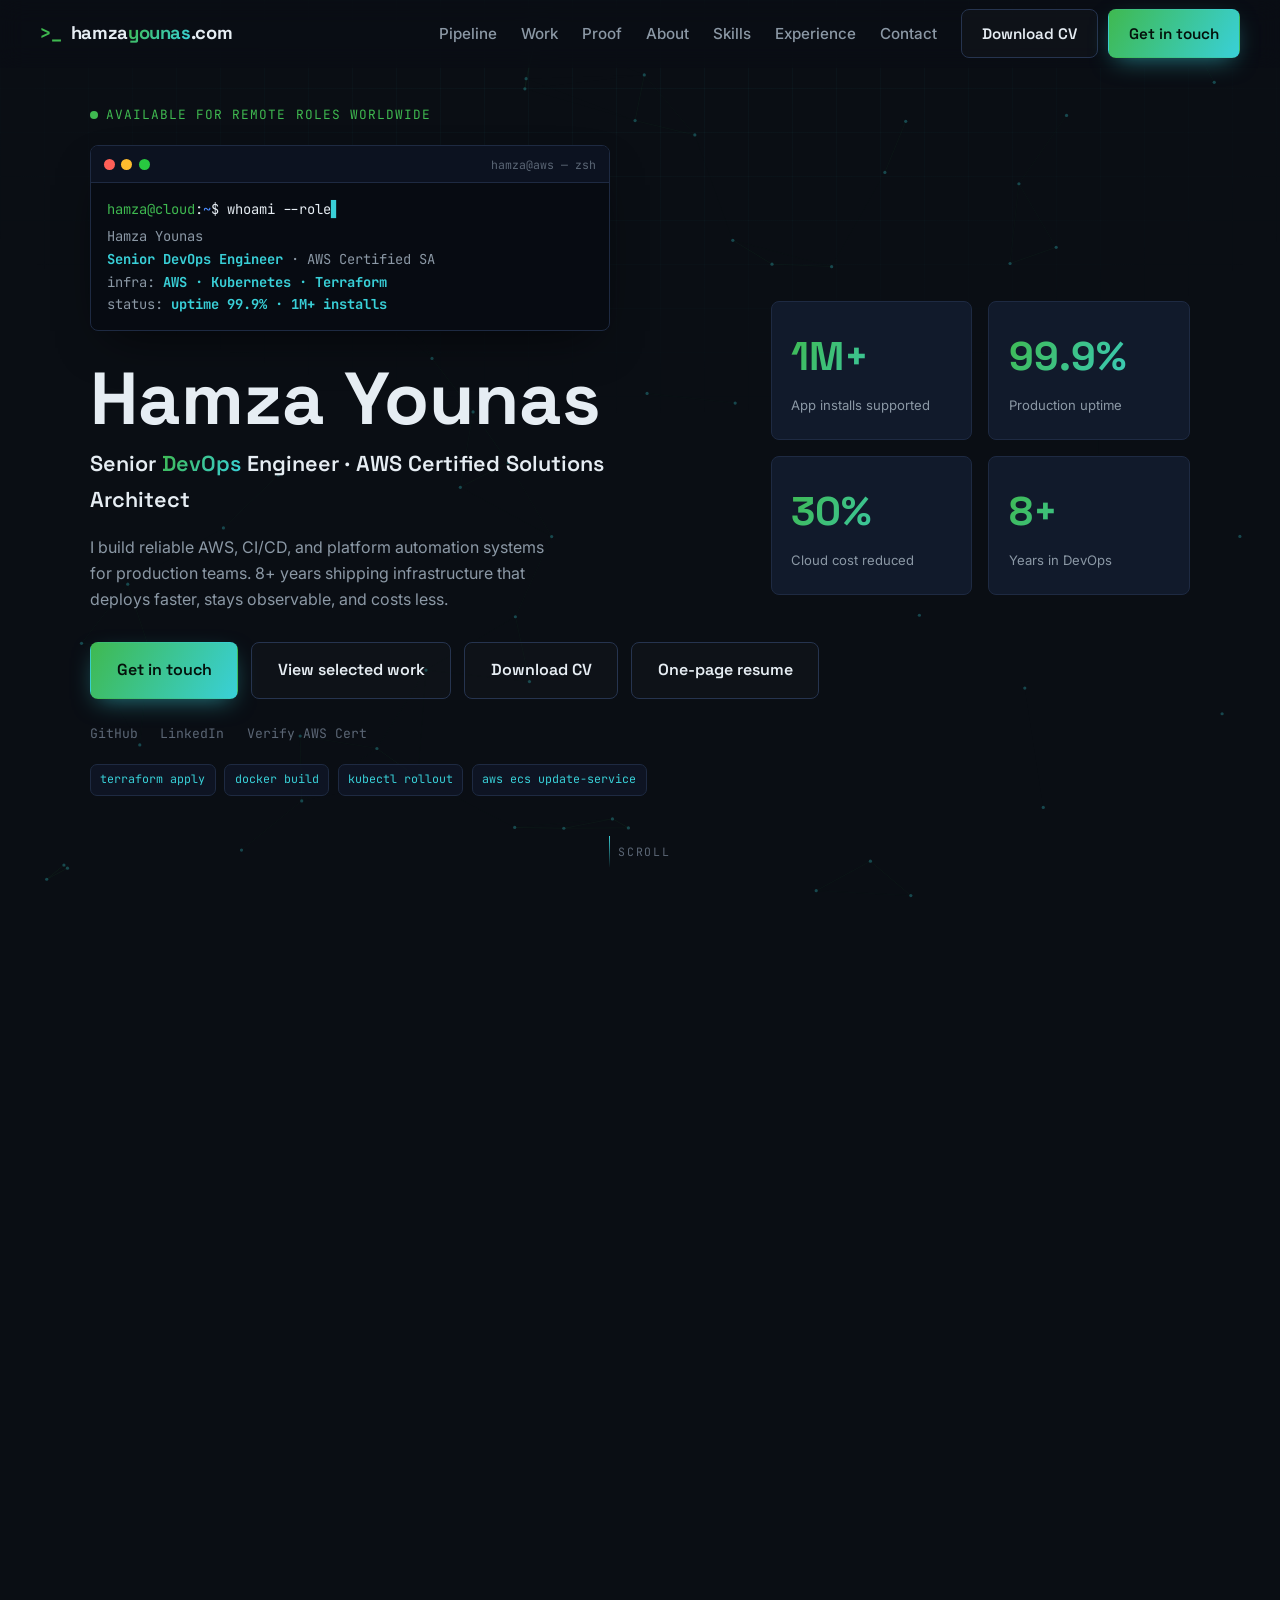
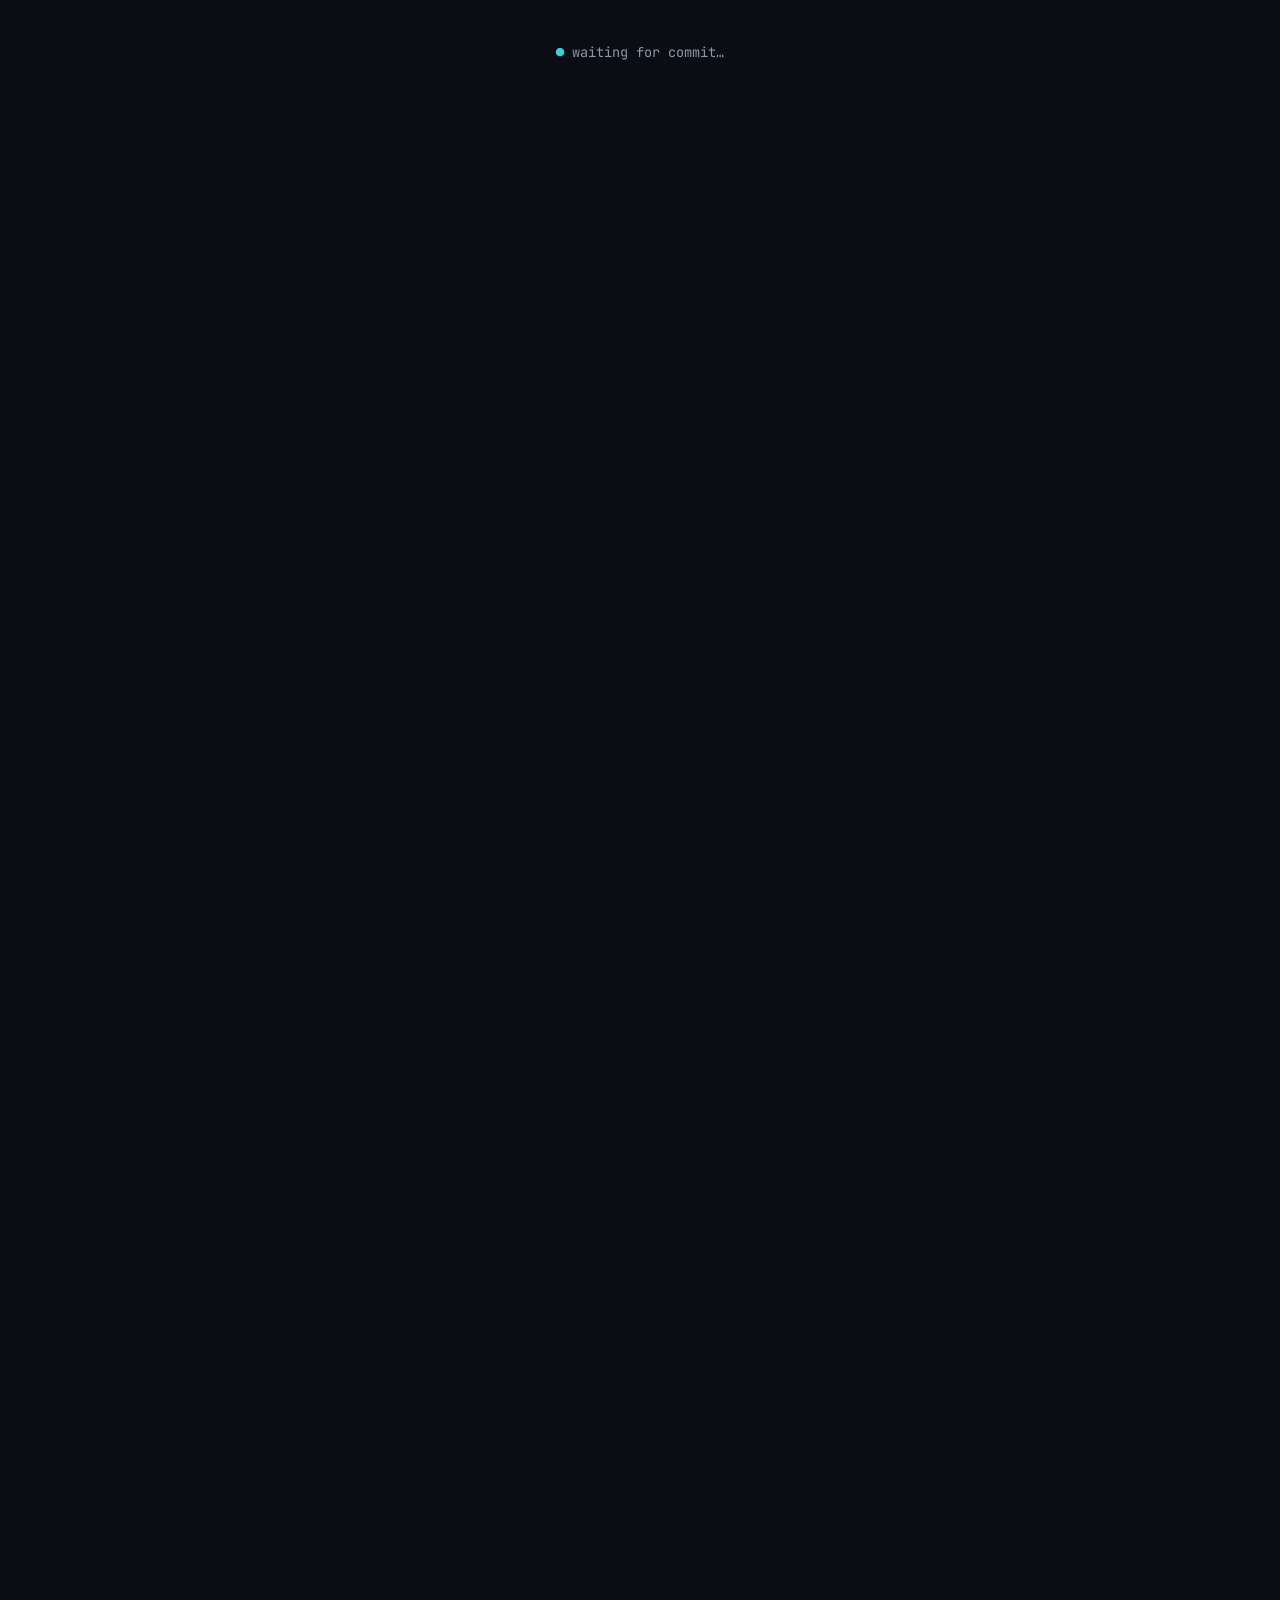
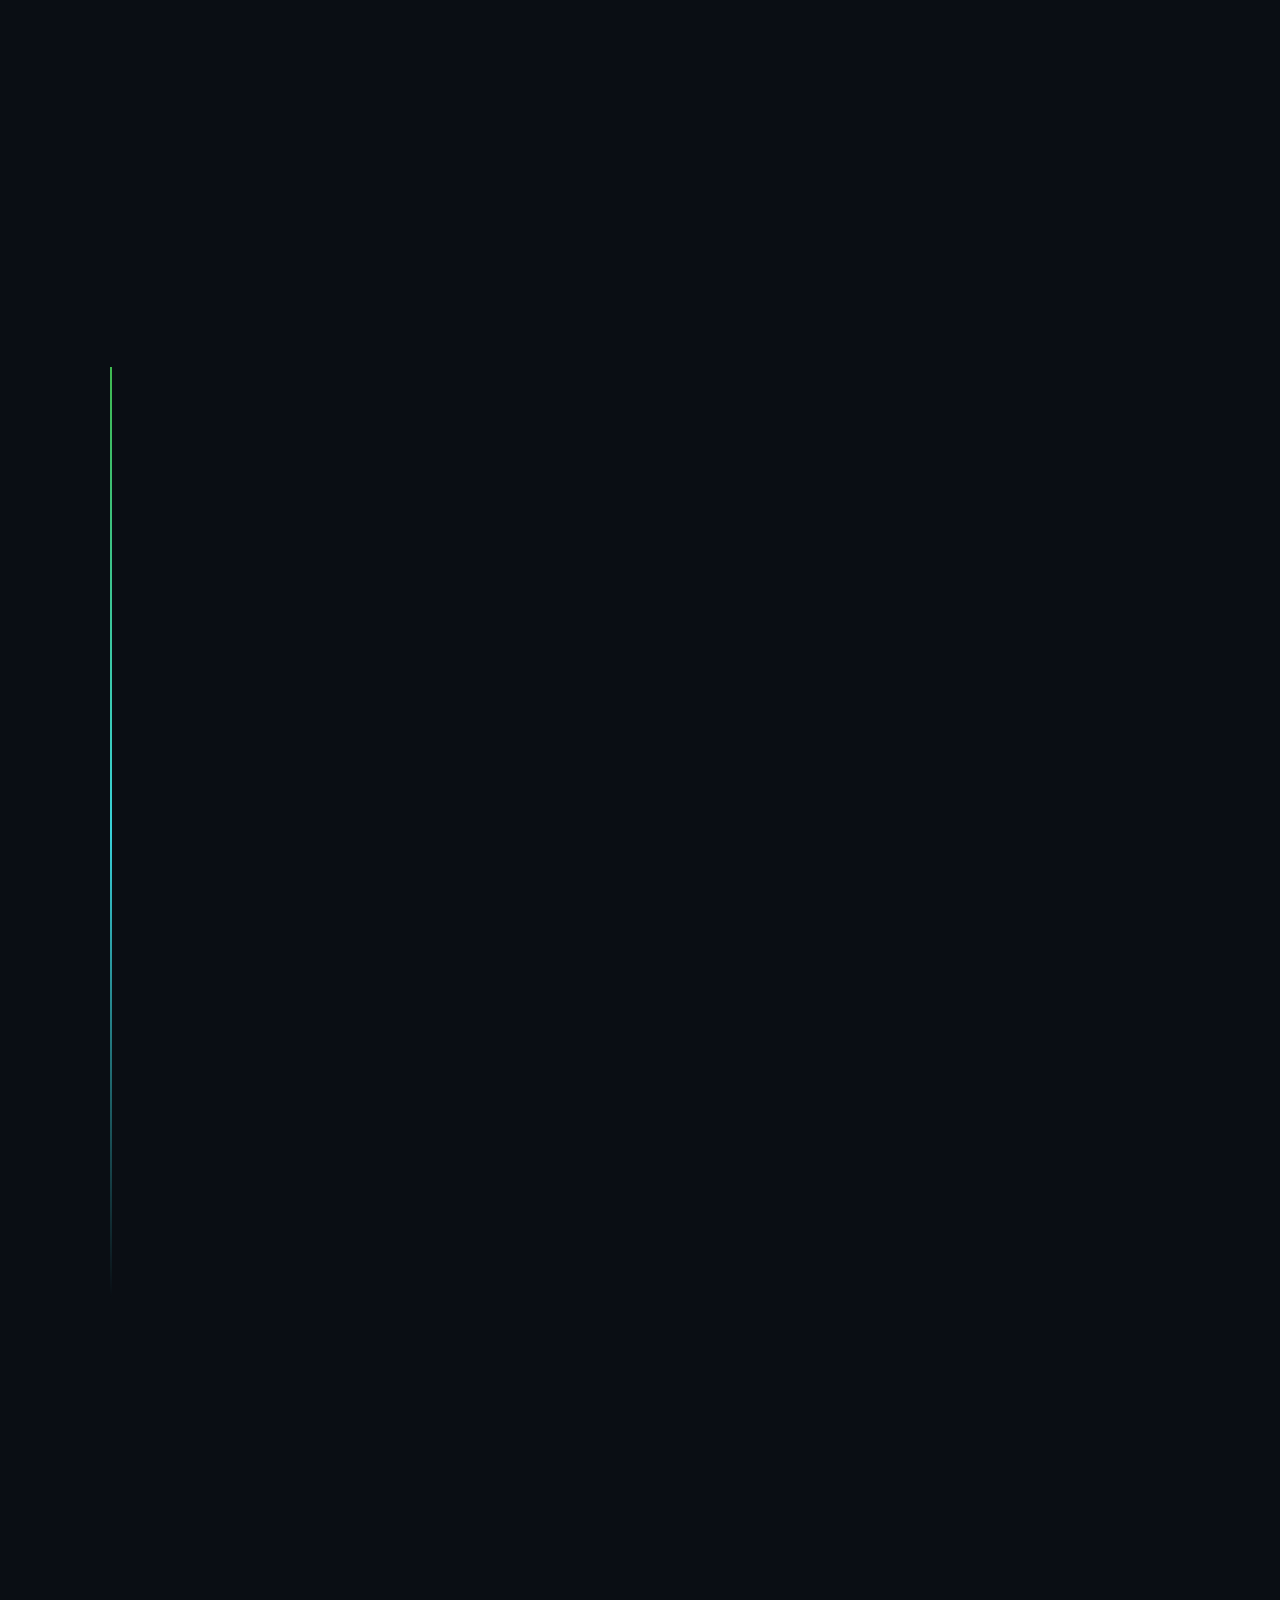
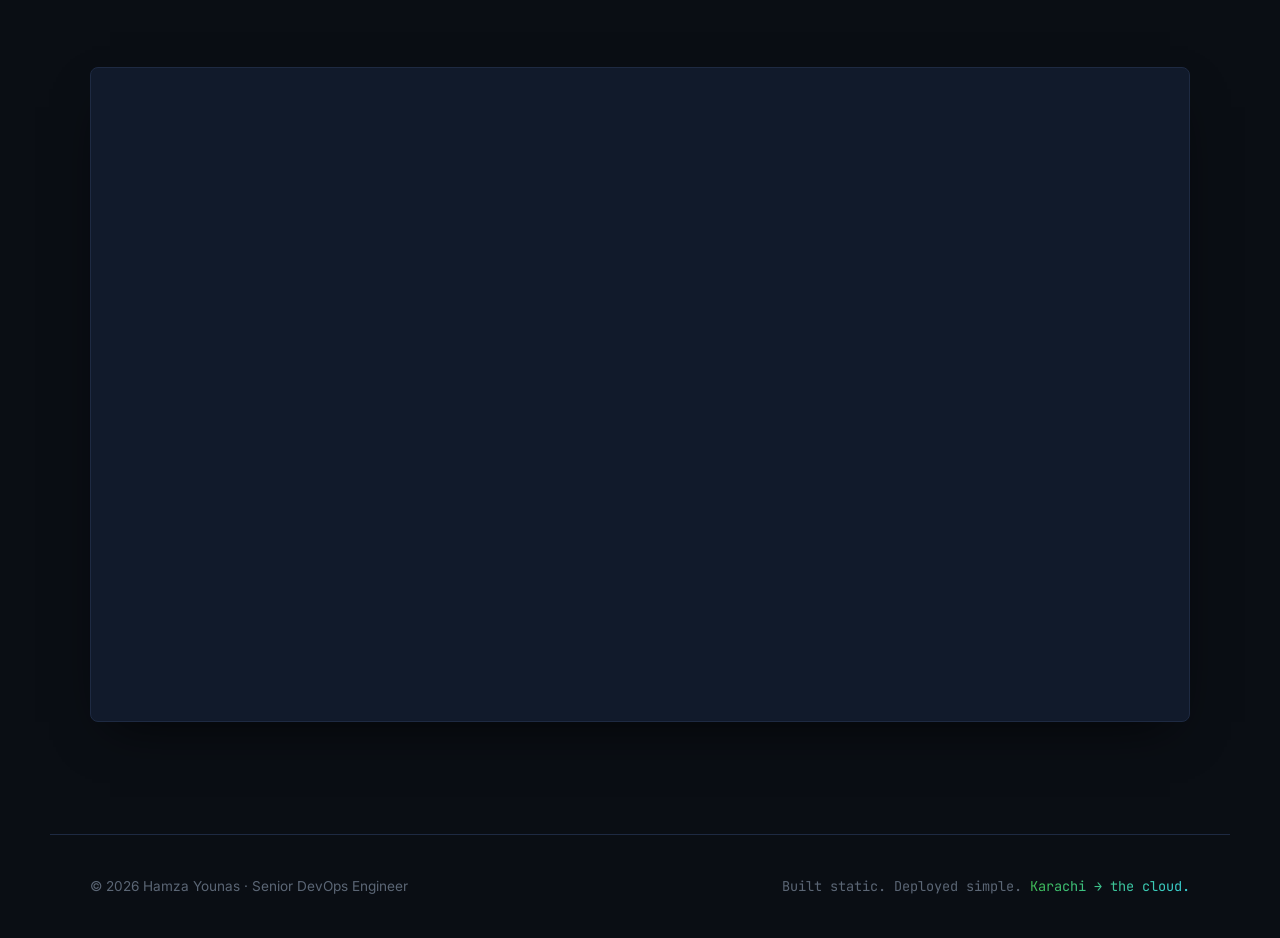
<file: com/index.html>
<!DOCTYPE html>
<html lang="en">
<head>
<meta charset="utf-8" />
<meta name="viewport" content="width=device-width, initial-scale=1" />
<title>Hamza Younas — Senior DevOps Engineer for AWS, CI/CD & Platform Automation</title>
<meta name="description" content="Hamza Younas builds reliable AWS, CI/CD and platform automation systems for production teams. AWS Certified Senior DevOps Engineer with 8+ years across cloud infrastructure, Kubernetes, Terraform, observability and cost optimisation." />
<meta name="author" content="Hamza Younas" />
<meta name="robots" content="index, follow, max-image-preview:large" />
<meta name="theme-color" content="#0a0e14" />
<meta name="keywords" content="Hamza Younas, DevOps Engineer, AWS Certified Solutions Architect, Cloud Engineer, Kubernetes, Terraform, CI/CD, SRE, Platform Engineer, Karachi" />
<link rel="canonical" href="https://hamzayounas.com/" />

<!-- Open Graph -->
<meta property="og:type" content="website" />
<meta property="og:site_name" content="Hamza Younas" />
<meta property="og:title" content="Hamza Younas — Senior DevOps Engineer for AWS, CI/CD & Platform Automation" />
<meta property="og:description" content="Reliable AWS infrastructure, deployment automation, Kubernetes, Terraform, observability and cost optimisation for production teams." />
<meta property="og:url" content="https://hamzayounas.com/" />
<meta property="og:image" content="https://hamzayounas.com/assets/img/og.png" />
<meta property="og:image:width" content="1200" />
<meta property="og:image:height" content="630" />
<meta property="og:image:alt" content="Hamza Younas — Senior DevOps Engineer, AWS Certified Solutions Architect" />
<meta name="twitter:card" content="summary_large_image" />
<meta name="twitter:title" content="Hamza Younas — Senior DevOps Engineer for AWS, CI/CD & Platform Automation" />
<meta name="twitter:description" content="Reliable AWS infrastructure, deployment automation, Kubernetes, Terraform, observability and cost optimisation for production teams." />
<meta name="twitter:image" content="https://hamzayounas.com/assets/img/og.png" />

<link rel="icon" href="assets/img/favicon.svg" type="image/svg+xml" />
<link rel="preconnect" href="https://fonts.googleapis.com" />
<link rel="preconnect" href="https://fonts.gstatic.com" crossorigin />
<link href="https://fonts.googleapis.com/css2?family=Inter:wght@400;500;600;700&family=Space+Grotesk:wght@500;600;700&family=JetBrains+Mono:wght@400;500;700&display=swap" rel="stylesheet" />
<link rel="stylesheet" href="assets/css/style.css?v=20260817-5" />

<script type="application/ld+json">
{
  "@context": "https://schema.org",
  "@graph": [
    {
      "@type": "ProfilePage",
      "@id": "https://hamzayounas.com/#profile",
      "url": "https://hamzayounas.com",
      "name": "Hamza Younas — Senior DevOps Engineer",
      "about": { "@id": "https://hamzayounas.com/#person" },
      "mainEntity": { "@id": "https://hamzayounas.com/#person" }
    },
    {
      "@type": "Person",
      "@id": "https://hamzayounas.com/#person",
      "name": "Hamza Younas",
      "jobTitle": "Senior DevOps Engineer",
      "url": "https://hamzayounas.com",
      "image": "https://hamzayounas.com/assets/img/hamza.jpeg",
      "email": "mailto:hamza.younas94@gmail.com",
      "telephone": "+923462115115",
      "address": { "@type": "PostalAddress", "addressLocality": "Karachi", "addressCountry": "PK" },
      "sameAs": [
        "https://hamzayounas.dev",
        "https://www.linkedin.com/in/hamza-younas-10bb0562",
        "https://github.com/hamza-younas94"
      ],
      "alumniOf": { "@type": "CollegeOrUniversity", "name": "Dadabhoy Institute of Higher Education" },
      "knowsAbout": ["AWS","Kubernetes","Docker","Terraform","CI/CD","DevOps","Cloud Infrastructure","Ansible","Prometheus","Grafana","Jenkins","GitLab CI","Azure DevOps","SRE","Platform Engineering"],
      "hasCredential": {
        "@type": "EducationalOccupationalCredential",
        "name": "AWS Certified Solutions Architect - Associate",
        "credentialCategory": "certification",
        "recognizedBy": { "@type": "Organization", "name": "Amazon Web Services" }
      },
      "hasOccupation": {
        "@type": "Occupation",
        "name": "Senior DevOps Engineer",
        "skills": "AWS, Kubernetes, Docker, Terraform, CI/CD, observability, automation, cost optimisation"
      }
    }
  ]
}
</script>
</head>
<body>

<!-- animated background canvas -->
<canvas id="bg-net" aria-hidden="true"></canvas>

<!-- ===== NAV ===== -->
<header class="nav" id="nav">
  <a href="#top" class="brand">
    <span class="brand-mark">&gt;_</span>
    <span class="brand-name">hamza<span class="accent">younas</span>.com</span>
  </a>
  <nav class="nav-links" aria-label="Primary">
    <a href="#pipeline">Pipeline</a>
    <a href="#work">Work</a>
    <a href="#proof">Proof</a>
    <a href="#about">About</a>
    <a href="#skills">Skills</a>
    <a href="#experience">Experience</a>
    <a href="#contact">Contact</a>
  </nav>
  <div class="nav-cta">
    <a href="Hamza-Younas-CV.pdf" class="btn btn-ghost" download>Download CV</a>
    <a href="#contact" class="btn btn-solid">Get in touch</a>
  </div>
  <button class="nav-toggle" id="navToggle" aria-label="Toggle menu" aria-expanded="false">
    <span></span><span></span><span></span>
  </button>
</header>

<main id="top">

<!-- ===== HERO ===== -->
<section class="hero" id="hero">
  <div class="hero-inner">
    <div class="hero-copy">
      <p class="eyebrow"><span class="dot"></span> Available for remote roles worldwide</p>
      <div class="terminal" role="img" aria-label="Terminal showing whoami command output">
        <div class="terminal-bar">
          <span class="tb-dot r"></span><span class="tb-dot y"></span><span class="tb-dot g"></span>
          <span class="tb-title">hamza@aws — zsh</span>
        </div>
        <div class="terminal-body">
          <p class="tl"><span class="prompt">hamza@cloud</span>:<span class="path">~</span>$ <span id="type-cmd"></span><span class="cursor" id="cursor">▋</span></p>
          <div id="type-out" class="terminal-out"></div>
        </div>
      </div>
      <h1 class="hero-title">Hamza&nbsp;Younas</h1>
      <p class="hero-role">Senior <span class="accent">DevOps</span> Engineer &middot; AWS Certified Solutions Architect</p>
      <p class="hero-lead">I build reliable AWS, CI/CD, and platform automation systems for production teams. 8+ years shipping infrastructure that deploys faster, stays observable, and costs less.</p>
      <div class="hero-actions">
        <a href="#contact" class="btn btn-solid btn-lg">Get in touch</a>
        <a href="#work" class="btn btn-ghost btn-lg">View selected work</a>
        <a href="Hamza-Younas-CV.pdf" class="btn btn-ghost btn-lg" download>Download CV</a>
        <a href="Hamza-Younas-One-Page-Resume.pdf" class="btn btn-ghost btn-lg" download>One-page resume</a>
      </div>
      <div class="hero-social">
        <a href="https://github.com/hamza-younas94" target="_blank" rel="noopener" aria-label="GitHub">GitHub</a>
        <a href="https://www.linkedin.com/in/hamza-younas-10bb0562" target="_blank" rel="noopener" aria-label="LinkedIn">LinkedIn</a>
        <a href="https://cp.certmetrics.com/amazon/en/public/verify/credential/447ac4b2319e4b5f95cba9572db83671" target="_blank" rel="noopener">Verify AWS Cert</a>
      </div>
      <div class="command-cloud" aria-hidden="true">
        <span>terraform apply</span>
        <span>docker build</span>
        <span>kubectl rollout</span>
        <span>aws ecs update-service</span>
      </div>
    </div>

    <div class="hero-metrics" aria-label="Key metrics">
      <div class="metric-card reveal">
        <div class="metric-num" data-count="1" data-suffix="M+">1M+</div>
        <div class="metric-label">App installs supported</div>
      </div>
      <div class="metric-card reveal">
        <div class="metric-num" data-count="99.9" data-suffix="%" data-decimals="1">99.9%</div>
        <div class="metric-label">Production uptime</div>
      </div>
      <div class="metric-card reveal">
        <div class="metric-num" data-count="30" data-suffix="%">30%</div>
        <div class="metric-label">Cloud cost reduced</div>
      </div>
      <div class="metric-card reveal">
        <div class="metric-num" data-count="8" data-suffix="+">8+</div>
        <div class="metric-label">Years in DevOps</div>
      </div>
    </div>
  </div>
  <a href="#pipeline" class="scroll-hint" aria-label="Scroll down">
    <span></span> scroll
  </a>
</section>

<!-- ===== SELECTED WORK ===== -->
<section class="section work-section" id="work">
  <div class="sec-head reveal">
    <span class="sec-kicker">// selected work</span>
    <h2>Production systems, not just a tool list</h2>
    <p class="sec-sub">A few representative projects that show the kind of infrastructure, automation and operational discipline I bring to a team.</p>
  </div>

  <div class="case-grid">
    <article class="case-card reveal">
      <div class="case-top">
        <span class="case-label">E-commerce platform</span>
        <span class="case-state">Production</span>
      </div>
      <h3>High-traffic AWS platform for DealCart.io</h3>
      <p>Designed and operated AWS infrastructure for a grocery platform with ECS services, RDS, S3, CloudFront, SQS, Route 53 and automated deployment pipelines.</p>
      <div class="case-metrics">
        <span>1M+ app installs</span><span>99.9% uptime</span><span>30% cost reduction</span>
      </div>
      <a href="cloud-infrastructure.html">Cloud infrastructure details →</a>
    </article>

    <article class="case-card reveal">
      <div class="case-top">
        <span class="case-label">Automation</span>
        <span class="case-state">CI/CD</span>
      </div>
      <h3>Deployment automation across Jenkins, GitLab and AWS CodeSuite</h3>
      <p>Built pipelines that package Docker services, run checks, deploy through controlled environments and keep rollback paths simple for production teams.</p>
      <div class="case-metrics">
        <span>Docker releases</span><span>CodeBuild/CodeDeploy</span><span>GitHub Actions</span>
      </div>
      <a href="ci-cd-automation.html">CI/CD automation details →</a>
    </article>

    <article class="case-card reveal">
      <div class="case-top">
        <span class="case-label">Independent builds</span>
        <span class="case-state">Portfolio</span>
      </div>
      <h3>Small products with real operational ownership</h3>
      <p>Built and deployed supporting systems including WhatsApp Mailbox, ExpenseTracker, Solar Monitor, CV Builder and static business sites with clean deploy paths.</p>
      <div class="case-metrics">
        <span>FastAPI/Nuxt</span><span>Static delivery</span><span>Monitoring</span>
      </div>
      <a href="#contact">Ask about project examples →</a>
    </article>
  </div>
</section>

<!-- ===== PROOF ===== -->
<section class="section proof-section" id="proof">
  <div class="sec-head reveal">
    <span class="sec-kicker">// proof</span>
    <h2>Operational outcomes I can point to</h2>
    <p class="sec-sub">The numbers matter because infrastructure work should show up in reliability, speed, cost and support load.</p>
  </div>
  <div class="proof-grid">
    <div class="proof-card reveal">
      <span>01</span>
      <h3>Reliable production traffic</h3>
      <p>Kept high-traffic applications available through load balancing, autoscaling, health checks and practical alerting.</p>
      <div class="proof-meter" data-level="96"><i></i></div>
    </div>
    <div class="proof-card reveal">
      <span>02</span>
      <h3>Measurable cloud savings</h3>
      <p>Reduced monthly cloud spend through rightsizing, reserved capacity, off-hours scheduling and automated scaling policies.</p>
      <div class="proof-meter" data-level="78"><i></i></div>
    </div>
    <div class="proof-card reveal">
      <span>03</span>
      <h3>Cleaner deploy loops</h3>
      <p>Standardised Docker-based pipelines across build, test, deploy and monitor stages so teams can ship with less ceremony.</p>
      <div class="proof-meter" data-level="88"><i></i></div>
    </div>
    <div class="proof-card reveal">
      <span>04</span>
      <h3>Observable systems</h3>
      <p>Used Prometheus, Grafana, CloudWatch and Splunk to make incidents easier to catch, explain and resolve.</p>
      <div class="proof-meter" data-level="91"><i></i></div>
    </div>
  </div>
</section>

<!-- ===== PIPELINE ===== -->
<section class="section pipeline-section" id="pipeline">
  <div class="sec-head reveal">
    <span class="sec-kicker">// how i ship</span>
    <h2>A pipeline, from commit to production</h2>
    <p class="sec-sub">Every change flows through automated build, test, deploy and monitoring. Watch a deploy move through the stages.</p>
  </div>

  <div class="pipeline reveal" id="pipelineTrack" aria-hidden="true">
    <div class="pl-line"><span class="pl-packet" id="plPacket"></span></div>
    <div class="pl-stages">
      <div class="pl-stage" data-stage="0">
        <div class="pl-icon">⎇</div><div class="pl-name">Commit</div><div class="pl-tool">Git / GitLab</div>
      </div>
      <div class="pl-stage" data-stage="1">
        <div class="pl-icon">⚙</div><div class="pl-name">Build</div><div class="pl-tool">Docker / CodeBuild</div>
      </div>
      <div class="pl-stage" data-stage="2">
        <div class="pl-icon">✓</div><div class="pl-name">Test</div><div class="pl-tool">CI / Jenkins</div>
      </div>
      <div class="pl-stage" data-stage="3">
        <div class="pl-icon">▲</div><div class="pl-name">Deploy</div><div class="pl-tool">ECS / K8s / CodeDeploy</div>
      </div>
      <div class="pl-stage" data-stage="4">
        <div class="pl-icon">📈</div><div class="pl-name">Monitor</div><div class="pl-tool">Prometheus / Grafana</div>
      </div>
    </div>
  </div>
  <div class="pipeline-console reveal" aria-label="Pipeline deployment log">
    <div class="console-top"><span></span><span></span><span></span><b>deploy.log</b></div>
    <ol id="deployLog">
      <li class="active">waiting for commit...</li>
      <li>build container image</li>
      <li>run smoke checks</li>
      <li>shift traffic gradually</li>
      <li>watch metrics and alerts</li>
    </ol>
  </div>
  <p class="pl-status" id="plStatus"><span class="ok">●</span> pipeline idle</p>
</section>

<!-- ===== ABOUT ===== (zig row: text left, card right) -->
<section class="section zig" id="about">
  <div class="zig-row">
    <div class="zig-text reveal">
      <span class="sec-kicker">// about</span>
      <h2>Reliability, automation, and cost you can measure</h2>
      <p>AWS Certified Solutions Architect with 8+ years across DevOps, cloud infrastructure and automation. I specialise in AWS (ECS, RDS, S3, CloudFront, Route 53, SQS, the CodeSuite), Docker containerisation, Kubernetes orchestration and CI/CD with Jenkins, GitLab and Azure DevOps.</p>
      <p>I've run high-availability systems for a DealCart platform with <strong>1M+ app installs</strong> at <strong>99.9% uptime</strong>, cut cloud spend by <strong>30%</strong> through rightsizing and automation, and led a multi-cloud migration from AWS to GCP. Monitoring and observability with Prometheus, Grafana and Splunk keep it all honest.</p>
      <div class="about-tags">
        <span>Remote-ready</span><span>PKT (UTC+5), flexible</span><span>Karachi, Pakistan</span>
      </div>
    </div>
    <div class="zig-side reveal">
      <div class="cert-card">
        <div class="cert-top">
          <div class="cert-badge">AWS</div>
          <div>
            <div class="cert-title">Solutions Architect</div>
            <div class="cert-sub">Associate &middot; Certified</div>
          </div>
        </div>
        <ul class="cert-meta">
          <li><span>Issued</span><b>Apr 2025</b></li>
          <li><span>Expires</span><b>Apr 2028</b></li>
          <li><span>Credential</span><b>447ac4b2…83671</b></li>
        </ul>
        <a class="btn btn-ghost btn-block" href="https://cp.certmetrics.com/amazon/en/public/verify/credential/447ac4b2319e4b5f95cba9572db83671" target="_blank" rel="noopener">Verify certification →</a>
      </div>
    </div>
  </div>
</section>

<!-- ===== SKILLS ===== -->
<section class="section" id="skills">
  <div class="sec-head reveal">
    <span class="sec-kicker">// stack</span>
    <h2>Tools I run in production</h2>
    <p class="sec-sub">The kit behind resilient, automated infrastructure.</p>
  </div>
  <div class="skill-grid">
    <div class="skill-card reveal">
      <h3>☁️ AWS &amp; Cloud</h3>
      <div class="skill-orbit" aria-hidden="true"><i></i><i></i><i></i></div>
      <div class="chips">
        <span>EC2</span><span>ECS</span><span>RDS</span><span>S3</span><span>CloudFront</span><span>Route 53</span><span>SQS</span><span>SES</span><span>GCP</span><span>Multi-cloud</span>
      </div>
    </div>
    <div class="skill-card reveal">
      <h3>📦 Containers &amp; Orchestration</h3>
      <div class="skill-orbit" aria-hidden="true"><i></i><i></i><i></i></div>
      <div class="chips">
        <span>Docker</span><span>Kubernetes</span><span>AWS ECS</span><span>Microservices</span><span>Auto Scaling</span>
      </div>
    </div>
    <div class="skill-card reveal">
      <h3>🔁 CI/CD</h3>
      <div class="skill-orbit" aria-hidden="true"><i></i><i></i><i></i></div>
      <div class="chips">
        <span>Jenkins</span><span>GitLab CI</span><span>GitLab Runner</span><span>Azure DevOps</span><span>GitHub Actions</span><span>CodePipeline</span><span>CodeBuild</span><span>CodeDeploy</span>
      </div>
    </div>
    <div class="skill-card reveal">
      <h3>🧱 Infrastructure as Code</h3>
      <div class="skill-orbit" aria-hidden="true"><i></i><i></i><i></i></div>
      <div class="chips">
        <span>Terraform</span><span>Ansible</span><span>Config Management</span><span>Automation</span><span>Linux</span>
      </div>
    </div>
    <div class="skill-card reveal">
      <h3>📊 Observability</h3>
      <div class="skill-orbit" aria-hidden="true"><i></i><i></i><i></i></div>
      <div class="chips">
        <span>Prometheus</span><span>Grafana</span><span>CloudWatch</span><span>Splunk</span><span>Alerting</span>
      </div>
    </div>
    <div class="skill-card reveal">
      <h3>🛡️ APIs &amp; App</h3>
      <div class="skill-orbit" aria-hidden="true"><i></i><i></i><i></i></div>
      <div class="chips">
        <span>Kong</span><span>Konga</span><span>API Gateway</span><span>Laravel</span><span>PHP</span><span>MySQL</span>
      </div>
    </div>
  </div>
</section>

<!-- ===== EXPERIENCE ===== -->
<section class="section" id="experience">
  <div class="sec-head reveal">
    <span class="sec-kicker">// experience</span>
    <h2>Where I've shipped</h2>
    <p class="sec-sub">8+ years running infrastructure for startups and enterprise.</p>
  </div>

  <div class="timeline">
    <div class="tl-item reveal">
      <div class="tl-node"></div>
      <div class="tl-card">
        <div class="tl-head">
          <h3>Senior DevOps Engineer</h3>
          <span class="tl-when">Dec 2022 – Present</span>
        </div>
        <p class="tl-co">DealCart.io <span class="tl-loc">· Remote</span></p>
        <ul>
          <li>Run AWS infra (ECS, RDS, S3, CloudFront, SQS, Route 53) for a fast-growing grocery startup.</li>
          <li>Architected scalable microservices on ECS with Docker; built CI/CD across Jenkins, CodePipeline, CodeBuild, CodeDeploy and Azure DevOps.</li>
          <li>Cut monthly cloud spend 30% via rightsizing, reserved instances and automated scaling.</li>
          <li>Sustained 99.9% uptime for a platform with 1M+ app installs using ASGs and load balancers; IaC via Terraform, config via Ansible.</li>
          <li>Led AWS→GCP migration; ran Kubernetes clusters; centralised logging/security with Splunk.</li>
        </ul>
      </div>
    </div>

    <div class="tl-item reveal">
      <div class="tl-node"></div>
      <div class="tl-card">
        <div class="tl-head">
          <h3>Senior DevOps Engineer</h3>
          <span class="tl-when">Jul 2018 – Dec 2022</span>
        </div>
        <p class="tl-co">OPTIMYSE</p>
        <ul>
          <li>Managed AWS (EC2, RDS, ECS, S3) for enterprise apps serving 50K+ concurrent users.</li>
          <li>Built CI/CD with Jenkins, GitLab Runner/CI and Azure DevOps; provisioned with Terraform + Ansible.</li>
          <li>Reduced cloud costs 25% with rightsizing, spot instances and off-hours scheduling.</li>
          <li>Ran API management with Kong + Konga; owned dev, integration and production environments.</li>
        </ul>
      </div>
    </div>

    <div class="tl-item reveal">
      <div class="tl-node"></div>
      <div class="tl-card">
        <div class="tl-head">
          <h3>Assistant Manager, DevOps</h3>
          <span class="tl-when">Oct 2014 – Jun 2018</span>
        </div>
        <p class="tl-co">Nexus Corporation</p>
        <ul>
          <li>Scaled Linux servers supporting 100+ concurrent users; automated routine ops.</li>
          <li>Delivered CI/CD with Jenkins + Docker; built and maintained Laravel/MySQL apps.</li>
          <li>Managed DigitalOcean infrastructure with cost optimisation.</li>
        </ul>
      </div>
    </div>

    <div class="tl-item reveal">
      <div class="tl-node"></div>
      <div class="tl-card">
        <div class="tl-head">
          <h3>Web Developer</h3>
          <span class="tl-when">Mar 2014 – Nov 2014</span>
        </div>
        <p class="tl-co">Badar Expo</p>
        <ul>
          <li>Built and maintained e-commerce platforms; contributed to UI/UX for interactive sites.</li>
        </ul>
      </div>
    </div>
  </div>

  <div class="edu reveal">
    <span class="sec-kicker">// education</span>
    <p><b>B.Sc. Computer Science</b> — Dadabhoy Institute of Higher Education, 2016</p>
  </div>
</section>

<!-- ===== CONTACT ===== -->
<section class="section contact" id="contact">
  <div class="contact-grid">
    <div class="contact-copy reveal">
      <span class="sec-kicker">// contact</span>
      <h2>Let's build something that stays up</h2>
      <p>Open to Senior DevOps / Platform / SRE roles, remote worldwide. Drop a message or reach me directly.</p>
      <div class="contact-links">
        <a href="mailto:hamza.younas94@gmail.com" class="c-link"><span>✉</span> hamza.younas94@gmail.com</a>
        <a href="https://wa.me/923462115115" target="_blank" rel="noopener" class="c-link"><span>💬</span> WhatsApp +92 346 211 5115</a>
        <a href="https://www.linkedin.com/in/hamza-younas-10bb0562" target="_blank" rel="noopener" class="c-link"><span>in</span> linkedin.com/in/hamza-younas-10bb0562</a>
        <a href="https://github.com/hamza-younas94" target="_blank" rel="noopener" class="c-link"><span>⎇</span> github.com/hamza-younas94</a>
      </div>
      <p class="cv-cross">Looking for the full CV? <a href="https://hamzayounas.dev" target="_blank" rel="noopener">View it at hamzayounas.dev →</a> · <a href="Hamza-Younas-One-Page-Resume.pdf" download>Download one-page resume →</a></p>
    </div>

    <form class="contact-form reveal" id="contactForm" method="post" action="contact.php" novalidate>
      <div class="field">
        <label for="name">Name</label>
        <input type="text" id="name" name="name" required autocomplete="name" />
      </div>
      <div class="field">
        <label for="email">Email</label>
        <input type="email" id="email" name="email" required autocomplete="email" />
      </div>
      <div class="field">
        <label for="message">Message</label>
        <textarea id="message" name="message" rows="4" required></textarea>
      </div>
      <!-- honeypot -->
      <input type="text" name="website" class="hp" tabindex="-1" autocomplete="off" aria-hidden="true" />
      <button type="submit" class="btn btn-solid btn-lg btn-block" id="submitBtn">Send message</button>
      <p class="form-note" id="formNote" role="status" aria-live="polite"></p>
    </form>
  </div>
</section>

</main>

<footer class="footer">
  <p>© <span id="year"></span> Hamza Younas · Senior DevOps Engineer</p>
  <p class="foot-built">Built static. Deployed simple. <span class="accent">Karachi → the cloud.</span></p>
</footer>

<script src="assets/js/main.js?v=20260817-5" defer></script>
</body>
</html>
</file>
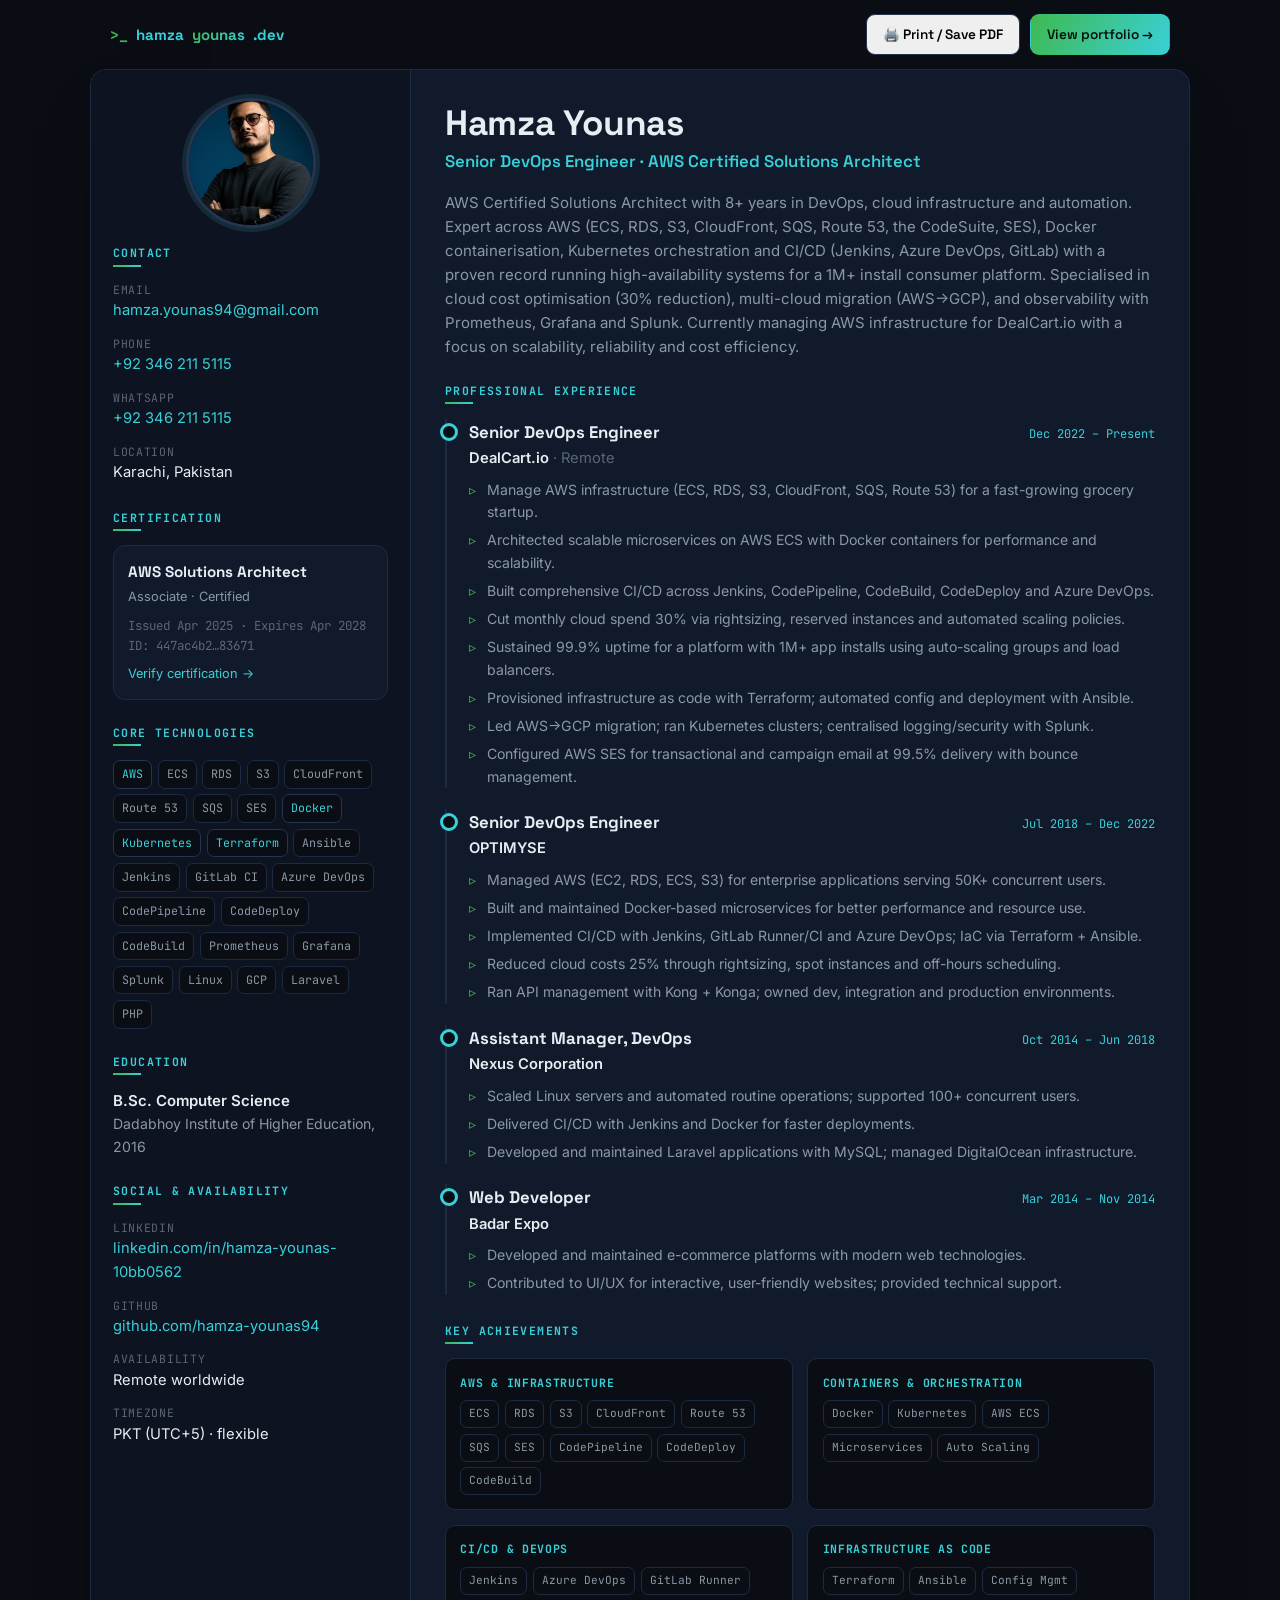
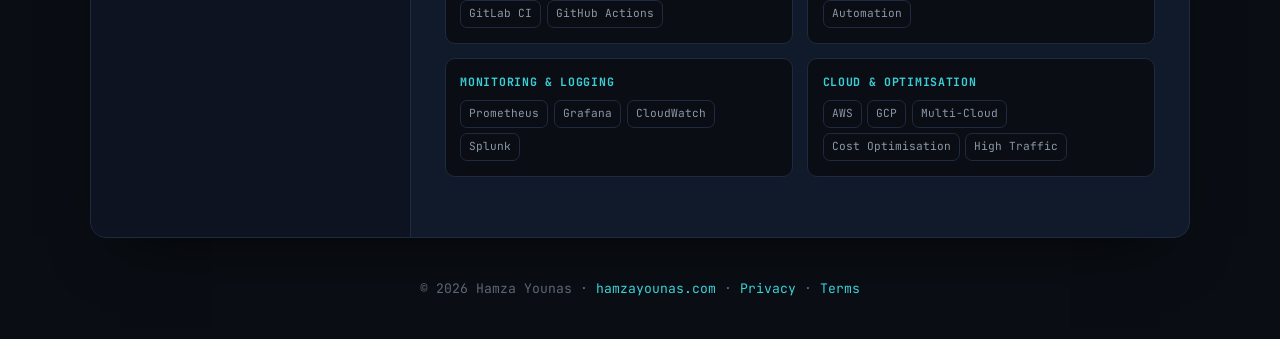
<file: dev/index.html>
<!DOCTYPE html>
<html lang="en">
<head>
<meta charset="utf-8" />
<meta name="viewport" content="width=device-width, initial-scale=1" />
<title>Hamza Younas — CV · Senior DevOps Engineer</title>
<meta name="description" content="Curriculum Vitae of Hamza Younas — Senior DevOps Engineer & AWS Certified Solutions Architect. 8+ years in cloud infrastructure, CI/CD, Kubernetes and automation." />
<meta name="author" content="Hamza Younas" />
<meta name="robots" content="index, follow, max-image-preview:large" />
<meta name="theme-color" content="#0a0e14" />
<meta name="keywords" content="Hamza Younas CV, DevOps Engineer resume, AWS Certified Solutions Architect, Cloud Engineer, Kubernetes, Terraform, CI/CD, SRE" />
<link rel="canonical" href="https://hamzayounas.dev/" />

<!-- Open Graph -->
<meta property="og:type" content="profile" />
<meta property="og:site_name" content="Hamza Younas" />
<meta property="og:title" content="Hamza Younas — CV · Senior DevOps Engineer" />
<meta property="og:description" content="Curriculum Vitae of Hamza Younas — Senior DevOps Engineer & AWS Certified Solutions Architect. 8+ years in cloud infrastructure, CI/CD, Kubernetes and automation." />
<meta property="og:url" content="https://hamzayounas.dev/" />
<meta property="og:image" content="https://hamzayounas.dev/og.jpg" />
<meta property="og:image:width" content="1200" />
<meta property="og:image:height" content="630" />
<meta property="og:image:alt" content="Hamza Younas — Senior DevOps Engineer, AWS Certified Solutions Architect" />
<meta name="twitter:card" content="summary_large_image" />
<meta name="twitter:title" content="Hamza Younas — CV · Senior DevOps Engineer" />
<meta name="twitter:description" content="8+ years in cloud infrastructure, CI/CD, Kubernetes and automation. AWS Certified Solutions Architect." />
<meta name="twitter:image" content="https://hamzayounas.dev/og.jpg" />

<script type="application/ld+json">
{
  "@context": "https://schema.org",
  "@type": "Person",
  "name": "Hamza Younas",
  "jobTitle": "Senior DevOps Engineer",
  "url": "https://hamzayounas.dev",
  "sameAs": [
    "https://hamzayounas.com",
    "https://www.linkedin.com/in/hamza-younas-10bb0562",
    "https://github.com/hamza-younas94"
  ],
  "email": "mailto:hamza.younas94@gmail.com",
  "telephone": "+923462115115",
  "address": { "@type": "PostalAddress", "addressLocality": "Karachi", "addressCountry": "PK" },
  "alumniOf": { "@type": "CollegeOrUniversity", "name": "Dadabhoy Institute of Higher Education" },
  "knowsAbout": ["AWS","Kubernetes","Docker","Terraform","CI/CD","DevOps","Cloud Infrastructure","Ansible","Prometheus","Grafana","Jenkins","GitLab"],
  "hasCredential": {
    "@type": "EducationalOccupationalCredential",
    "name": "AWS Certified Solutions Architect – Associate",
    "credentialCategory": "certification",
    "recognizedBy": { "@type": "Organization", "name": "Amazon Web Services" }
  }
}
</script>
<link rel="icon" href="data:image/svg+xml,%3Csvg xmlns='http://www.w3.org/2000/svg' viewBox='0 0 64 64'%3E%3Crect width='64' height='64' rx='14' fill='%230a0e14'/%3E%3Ctext x='10' y='44' font-family='monospace' font-size='30' font-weight='700' fill='%2339d0d8'%3E&gt;_%3C/text%3E%3C/svg%3E" type="image/svg+xml" />
<link rel="preconnect" href="https://fonts.googleapis.com" />
<link rel="preconnect" href="https://fonts.gstatic.com" crossorigin />
<link href="https://fonts.googleapis.com/css2?family=Inter:wght@400;500;600;700&family=Space+Grotesk:wght@500;600;700&family=JetBrains+Mono:wght@400;500;700&display=swap" rel="stylesheet" />
<style>
:root{
  --bg:#0a0e14; --paper:#111a2b; --side:#0d1320; --line:#1e2a42; --line-2:#26344f;
  --ink:#e6edf3; --muted:#8b98a5; --faint:#5b6675;
  --green:#3fb950; --cyan:#39d0d8; --amber:#f0b429;
  --grad:linear-gradient(120deg,var(--green),var(--cyan));
  --mono:'JetBrains Mono',ui-monospace,Menlo,monospace;
  --sans:'Inter',-apple-system,BlinkMacSystemFont,'Segoe UI',sans-serif;
  --head:'Space Grotesk',var(--sans);
}
*{box-sizing:border-box;margin:0;padding:0}
body{background:var(--bg);color:var(--ink);font-family:var(--sans);font-size:15px;line-height:1.6;-webkit-font-smoothing:antialiased}
a{color:var(--cyan);text-decoration:none;transition:color .2s}
a:hover{color:var(--green)}
h1,h2,h3{font-family:var(--head);letter-spacing:-.01em;line-height:1.2}
.accent{background:var(--grad);-webkit-background-clip:text;background-clip:text;-webkit-text-fill-color:transparent}
strong{color:#fff;font-weight:600}

/* toolbar */
.toolbar{max-width:1100px;margin:0 auto;padding:14px 20px;display:flex;justify-content:space-between;align-items:center;gap:1rem;flex-wrap:wrap}
.toolbar .home{font-family:var(--head);font-weight:700;display:flex;align-items:center;gap:.5rem}
.toolbar .home .mk{font-family:var(--mono);color:var(--green)}
.tb-actions{display:flex;gap:.6rem}
.btn{font-family:var(--head);font-weight:600;font-size:.85rem;padding:.55rem 1rem;border-radius:9px;border:1px solid var(--line-2);cursor:pointer;transition:all .2s;display:inline-flex;align-items:center;gap:.4rem}
.btn:hover{border-color:var(--cyan);transform:translateY(-1px)}
.btn-solid{background:var(--grad);color:#04110b;border-color:transparent}

/* page */
.page{max-width:1100px;margin:0 auto 40px;background:var(--paper);border:1px solid var(--line);border-radius:16px;overflow:hidden;display:grid;grid-template-columns:320px 1fr;box-shadow:0 30px 60px -30px rgba(0,0,0,.8)}
.side{background:var(--side);border-right:1px solid var(--line);padding:28px 22px}
.main{padding:32px 34px}

/* sidebar */
.photo{display:flex;justify-content:center;margin-bottom:18px}
.photo img{width:130px;height:130px;border-radius:50%;object-fit:cover;border:3px solid var(--line-2);box-shadow:0 0 0 4px rgba(57,208,216,.12)}
.side h3,.main h2{font-family:var(--mono);font-size:.72rem;letter-spacing:.12em;text-transform:uppercase;color:var(--cyan);margin-bottom:.9rem;position:relative;padding-bottom:.4rem}
.side h3::after,.main h2::after{content:"";position:absolute;left:0;bottom:0;width:28px;height:2px;background:var(--grad)}
.side section{margin-bottom:26px}
.kv{margin-bottom:12px}
.kv .k{font-size:.72rem;color:var(--faint);text-transform:uppercase;letter-spacing:.06em;font-family:var(--mono)}
.kv .v{color:var(--ink);font-size:.92rem;word-break:break-word}
.kv .v a{word-break:break-word}

.cert{background:var(--paper);border:1px solid var(--line);border-radius:12px;padding:14px;margin-bottom:6px}
.cert .ct{font-family:var(--head);font-weight:700;font-size:.95rem}
.cert .cs{color:var(--muted);font-size:.8rem;margin:.15rem 0 .5rem}
.cert .cd{font-size:.78rem;color:var(--faint);font-family:var(--mono)}
.cert a{font-size:.8rem;display:inline-block;margin-top:.5rem}

.taglist{display:flex;flex-wrap:wrap;gap:.35rem}
.taglist span{font-family:var(--mono);font-size:.73rem;color:var(--muted);background:var(--bg);border:1px solid var(--line);border-radius:7px;padding:.25rem .5rem}
.taglist span.hot{color:var(--cyan);border-color:var(--line-2)}

/* main */
.hero-name{font-size:2.2rem;font-weight:700;margin-bottom:.2rem}
.hero-role{font-family:var(--head);font-weight:600;color:var(--cyan);font-size:1.05rem;margin-bottom:1rem}
.summary{color:var(--muted);margin-bottom:1.6rem}
.main section{margin-bottom:1.8rem}

.job{position:relative;padding-left:22px;margin-bottom:1.3rem;border-left:2px solid var(--line)}
.job::before{content:"";position:absolute;left:-7px;top:4px;width:12px;height:12px;border-radius:50%;background:var(--bg);border:3px solid var(--cyan)}
.job:last-child{margin-bottom:0}
.job .jh{display:flex;justify-content:space-between;align-items:baseline;flex-wrap:wrap;gap:.3rem}
.job .jt{font-family:var(--head);font-weight:700;font-size:1.05rem}
.job .jw{font-family:var(--mono);font-size:.75rem;color:var(--cyan);white-space:nowrap}
.job .jc{font-weight:600;color:var(--ink);margin:.1rem 0 .5rem;font-size:.92rem}
.job .jc .loc{color:var(--faint);font-weight:400}
.job ul{list-style:none;display:flex;flex-direction:column;gap:.35rem}
.job li{color:var(--muted);font-size:.88rem;padding-left:1.1rem;position:relative}
.job li::before{content:"▹";position:absolute;left:0;color:var(--green)}

.edu-item .d{font-weight:600}
.edu-item .s{color:var(--muted);font-size:.88rem}

.ach{display:grid;grid-template-columns:1fr 1fr;gap:.9rem}
.ach .box{background:var(--bg);border:1px solid var(--line);border-radius:10px;padding:.9rem}
.ach .box h4{font-family:var(--mono);font-size:.72rem;color:var(--cyan);text-transform:uppercase;letter-spacing:.06em;margin-bottom:.5rem}
.ach .box .taglist span{font-size:.7rem}

.footer-note{max-width:1100px;margin:0 auto 40px;text-align:center;color:var(--faint);font-size:.82rem;font-family:var(--mono)}
.footer-note a{color:var(--cyan)}

@media (max-width:820px){
  .page{grid-template-columns:1fr}
  .side{border-right:0;border-bottom:1px solid var(--line)}
  .ach{grid-template-columns:1fr}
}

/* ============ PRINT (clean light A4) ============ */
@media print{
  @page{margin:12mm}
  *{-webkit-print-color-adjust:exact;print-color-adjust:exact}
  body{background:#fff;color:#1e293b;font-size:11px}
  .toolbar,.footer-note{display:none !important}
  .accent{-webkit-text-fill-color:#0f766e;color:#0f766e}
  .page{max-width:100%;margin:0;border:0;border-radius:0;box-shadow:none;background:#fff;grid-template-columns:250px 1fr}
  .side{background:#f1f5f9;border-right:1px solid #e2e8f0;padding:16px}
  .main{padding:16px 20px}
  .side h3,.main h2{color:#0f766e}
  .side h3::after,.main h2::after,.job .jt,.hero-name{background:none}
  .hero-name{color:#0f172a;-webkit-text-fill-color:#0f172a}
  .hero-role{color:#0f766e}
  .summary,.job li,.kv .v,.edu-item .s,.side .cert .cs{color:#334155}
  .kv .k,.job .jw,.side h3{color:#0f766e}
  .cert,.taglist span,.job li,.ach .box,.taglist span.hot{background:#fff !important;border-color:#e2e8f0 !important;color:#334155 !important}
  .taglist span{color:#334155 !important}
  .job{border-left-color:#cbd5e1}
  .job::before{border-color:#0f766e;background:#fff}
  .job .jc,.job .jt{color:#0f172a}
  .photo img{border-color:#cbd5e1;box-shadow:none}
  a{color:#0f766e}
}
</style>
</head>
<body>

<div class="toolbar">
  <a class="home" href="/"><span class="mk">&gt;_</span> hamza<span class="accent">younas</span>.dev</a>
  <div class="tb-actions">
    <button class="btn" onclick="window.print()">🖨️ Print / Save PDF</button>
    <a class="btn btn-solid" href="https://hamzayounas.com">View portfolio →</a>
  </div>
</div>

<div class="page">
  <!-- ===== SIDEBAR ===== -->
  <aside class="side">
    <div class="photo"><img src="hamza.jpeg" alt="Hamza Younas" /></div>

    <section>
      <h3>Contact</h3>
      <div class="kv"><div class="k">Email</div><div class="v"><a href="mailto:hamza.younas94@gmail.com">hamza.younas94@gmail.com</a></div></div>
      <div class="kv"><div class="k">Phone</div><div class="v"><a href="tel:+923462115115">+92 346 211 5115</a></div></div>
      <div class="kv"><div class="k">WhatsApp</div><div class="v"><a href="https://wa.me/923462115115">+92 346 211 5115</a></div></div>
      <div class="kv"><div class="k">Location</div><div class="v">Karachi, Pakistan</div></div>
    </section>

    <section>
      <h3>Certification</h3>
      <div class="cert">
        <div class="ct">AWS Solutions Architect</div>
        <div class="cs">Associate · Certified</div>
        <div class="cd">Issued Apr 2025 · Expires Apr 2028</div>
        <div class="cd">ID: 447ac4b2…83671</div>
        <a href="https://cp.certmetrics.com/amazon/en/public/verify/credential/447ac4b2319e4b5f95cba9572db83671" target="_blank" rel="noopener">Verify certification →</a>
      </div>
    </section>

    <section>
      <h3>Core Technologies</h3>
      <div class="taglist">
        <span class="hot">AWS</span><span>ECS</span><span>RDS</span><span>S3</span><span>CloudFront</span>
        <span>Route 53</span><span>SQS</span><span>SES</span><span class="hot">Docker</span><span class="hot">Kubernetes</span>
        <span class="hot">Terraform</span><span>Ansible</span><span>Jenkins</span><span>GitLab CI</span><span>Azure DevOps</span>
        <span>CodePipeline</span><span>CodeDeploy</span><span>CodeBuild</span><span>Prometheus</span><span>Grafana</span>
        <span>Splunk</span><span>Linux</span><span>GCP</span><span>Laravel</span><span>PHP</span>
      </div>
    </section>

    <section>
      <h3>Education</h3>
      <div class="edu-item">
        <div class="d">B.Sc. Computer Science</div>
        <div class="s">Dadabhoy Institute of Higher Education, 2016</div>
      </div>
    </section>

    <section>
      <h3>Social &amp; Availability</h3>
      <div class="kv"><div class="k">LinkedIn</div><div class="v"><a href="https://www.linkedin.com/in/hamza-younas-10bb0562" target="_blank" rel="noopener">linkedin.com/in/hamza-younas-10bb0562</a></div></div>
      <div class="kv"><div class="k">GitHub</div><div class="v"><a href="https://github.com/hamza-younas94" target="_blank" rel="noopener">github.com/hamza-younas94</a></div></div>
      <div class="kv"><div class="k">Availability</div><div class="v">Remote worldwide</div></div>
      <div class="kv"><div class="k">Timezone</div><div class="v">PKT (UTC+5) · flexible</div></div>
    </section>
  </aside>

  <!-- ===== MAIN ===== -->
  <main class="main">
    <h1 class="hero-name">Hamza Younas</h1>
    <div class="hero-role">Senior DevOps Engineer · AWS Certified Solutions Architect</div>
    <p class="summary">AWS Certified Solutions Architect with 8+ years in DevOps, cloud infrastructure and automation. Expert across AWS (ECS, RDS, S3, CloudFront, SQS, Route 53, the CodeSuite, SES), Docker containerisation, Kubernetes orchestration and CI/CD (Jenkins, Azure DevOps, GitLab) with a proven record running high-availability systems for a 1M+ install consumer platform. Specialised in cloud cost optimisation (30% reduction), multi-cloud migration (AWS→GCP), and observability with Prometheus, Grafana and Splunk. Currently managing AWS infrastructure for DealCart.io with a focus on scalability, reliability and cost efficiency.</p>

    <section>
      <h2>Professional Experience</h2>

      <div class="job">
        <div class="jh"><div class="jt">Senior DevOps Engineer</div><div class="jw">Dec 2022 – Present</div></div>
        <div class="jc">DealCart.io <span class="loc">· Remote</span></div>
        <ul>
          <li>Manage AWS infrastructure (ECS, RDS, S3, CloudFront, SQS, Route 53) for a fast-growing grocery startup.</li>
          <li>Architected scalable microservices on AWS ECS with Docker containers for performance and scalability.</li>
          <li>Built comprehensive CI/CD across Jenkins, CodePipeline, CodeBuild, CodeDeploy and Azure DevOps.</li>
          <li>Cut monthly cloud spend 30% via rightsizing, reserved instances and automated scaling policies.</li>
          <li>Sustained 99.9% uptime for a platform with 1M+ app installs using auto-scaling groups and load balancers.</li>
          <li>Provisioned infrastructure as code with Terraform; automated config and deployment with Ansible.</li>
          <li>Led AWS→GCP migration; ran Kubernetes clusters; centralised logging/security with Splunk.</li>
          <li>Configured AWS SES for transactional and campaign email at 99.5% delivery with bounce management.</li>
        </ul>
      </div>

      <div class="job">
        <div class="jh"><div class="jt">Senior DevOps Engineer</div><div class="jw">Jul 2018 – Dec 2022</div></div>
        <div class="jc">OPTIMYSE</div>
        <ul>
          <li>Managed AWS (EC2, RDS, ECS, S3) for enterprise applications serving 50K+ concurrent users.</li>
          <li>Built and maintained Docker-based microservices for better performance and resource use.</li>
          <li>Implemented CI/CD with Jenkins, GitLab Runner/CI and Azure DevOps; IaC via Terraform + Ansible.</li>
          <li>Reduced cloud costs 25% through rightsizing, spot instances and off-hours scheduling.</li>
          <li>Ran API management with Kong + Konga; owned dev, integration and production environments.</li>
        </ul>
      </div>

      <div class="job">
        <div class="jh"><div class="jt">Assistant Manager, DevOps</div><div class="jw">Oct 2014 – Jun 2018</div></div>
        <div class="jc">Nexus Corporation</div>
        <ul>
          <li>Scaled Linux servers and automated routine operations; supported 100+ concurrent users.</li>
          <li>Delivered CI/CD with Jenkins and Docker for faster deployments.</li>
          <li>Developed and maintained Laravel applications with MySQL; managed DigitalOcean infrastructure.</li>
        </ul>
      </div>

      <div class="job">
        <div class="jh"><div class="jt">Web Developer</div><div class="jw">Mar 2014 – Nov 2014</div></div>
        <div class="jc">Badar Expo</div>
        <ul>
          <li>Developed and maintained e-commerce platforms with modern web technologies.</li>
          <li>Contributed to UI/UX for interactive, user-friendly websites; provided technical support.</li>
        </ul>
      </div>
    </section>

    <section>
      <h2>Key Achievements</h2>
      <div class="ach">
        <div class="box"><h4>AWS &amp; Infrastructure</h4><div class="taglist"><span>ECS</span><span>RDS</span><span>S3</span><span>CloudFront</span><span>Route 53</span><span>SQS</span><span>SES</span><span>CodePipeline</span><span>CodeDeploy</span><span>CodeBuild</span></div></div>
        <div class="box"><h4>Containers &amp; Orchestration</h4><div class="taglist"><span>Docker</span><span>Kubernetes</span><span>AWS ECS</span><span>Microservices</span><span>Auto Scaling</span></div></div>
        <div class="box"><h4>CI/CD &amp; DevOps</h4><div class="taglist"><span>Jenkins</span><span>Azure DevOps</span><span>GitLab Runner</span><span>GitLab CI</span><span>GitHub Actions</span></div></div>
        <div class="box"><h4>Infrastructure as Code</h4><div class="taglist"><span>Terraform</span><span>Ansible</span><span>Config Mgmt</span><span>Automation</span></div></div>
        <div class="box"><h4>Monitoring &amp; Logging</h4><div class="taglist"><span>Prometheus</span><span>Grafana</span><span>CloudWatch</span><span>Splunk</span></div></div>
        <div class="box"><h4>Cloud &amp; Optimisation</h4><div class="taglist"><span>AWS</span><span>GCP</span><span>Multi-Cloud</span><span>Cost Optimisation</span><span>High Traffic</span></div></div>
      </div>
    </section>
  </main>
</div>

<p class="footer-note">© <span id="yr"></span> Hamza Younas · <a href="https://hamzayounas.com">hamzayounas.com</a> · <a href="privacy-policy.html">Privacy</a> · <a href="terms-of-service.html">Terms</a></p>
<script>document.getElementById('yr').textContent=new Date().getFullYear();</script>
</body>
</html>
</file>
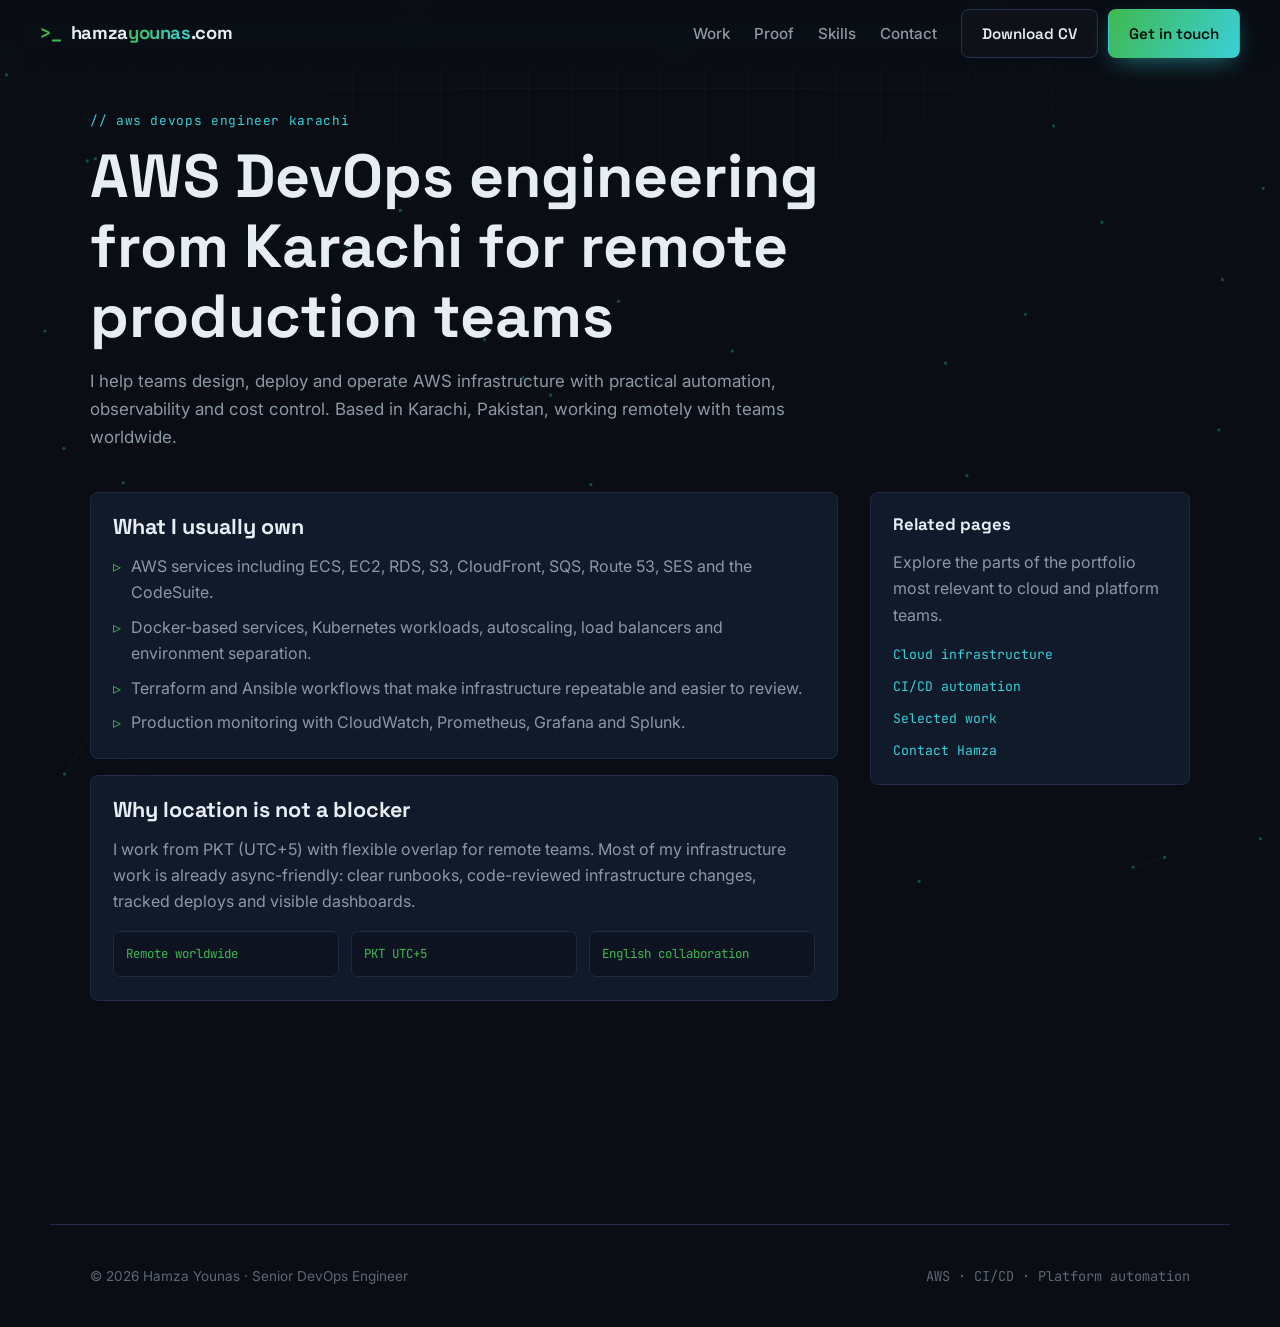
<file: com/aws-devops-engineer-karachi.html>
<!DOCTYPE html>
<html lang="en">
<head>
<meta charset="utf-8" />
<meta name="viewport" content="width=device-width, initial-scale=1" />
<title>AWS DevOps Engineer in Karachi — Hamza Younas</title>
<meta name="description" content="Hamza Younas is an AWS Certified Senior DevOps Engineer in Karachi, Pakistan, available for remote roles and production cloud infrastructure work worldwide." />
<meta name="robots" content="index, follow, max-image-preview:large" />
<meta name="theme-color" content="#0a0e14" />
<link rel="canonical" href="https://hamzayounas.com/aws-devops-engineer-karachi.html" />
<meta property="og:type" content="article" />
<meta property="og:title" content="AWS DevOps Engineer in Karachi — Hamza Younas" />
<meta property="og:description" content="AWS, CI/CD, Kubernetes, Terraform and observability for production teams, based in Karachi and available remotely worldwide." />
<meta property="og:url" content="https://hamzayounas.com/aws-devops-engineer-karachi.html" />
<meta property="og:image" content="https://hamzayounas.com/assets/img/og.png" />
<meta name="twitter:card" content="summary_large_image" />
<link rel="icon" href="assets/img/favicon.svg" type="image/svg+xml" />
<link rel="preconnect" href="https://fonts.googleapis.com" />
<link rel="preconnect" href="https://fonts.gstatic.com" crossorigin />
<link href="https://fonts.googleapis.com/css2?family=Inter:wght@400;500;600;700&family=Space+Grotesk:wght@500;600;700&family=JetBrains+Mono:wght@400;500;700&display=swap" rel="stylesheet" />
<link rel="stylesheet" href="assets/css/style.css?v=20260817-5" />
</head>
<body>
<canvas id="bg-net" aria-hidden="true"></canvas>
<header class="nav scrolled" id="nav">
  <a href="/" class="brand"><span class="brand-mark">&gt;_</span><span class="brand-name">hamza<span class="accent">younas</span>.com</span></a>
  <nav class="nav-links" aria-label="Primary">
    <a href="/#work">Work</a><a href="/#proof">Proof</a><a href="/#skills">Skills</a><a href="/#contact">Contact</a>
  </nav>
  <div class="nav-cta"><a href="Hamza-Younas-CV.pdf" class="btn btn-ghost" download>Download CV</a><a href="/#contact" class="btn btn-solid">Get in touch</a></div>
  <button class="nav-toggle" id="navToggle" aria-label="Toggle menu" aria-expanded="false"><span></span><span></span><span></span></button>
</header>
<main class="page-main">
  <section class="page-hero reveal">
    <span class="sec-kicker">// aws devops engineer karachi</span>
    <h1>AWS DevOps engineering from Karachi for remote production teams</h1>
    <p>I help teams design, deploy and operate AWS infrastructure with practical automation, observability and cost control. Based in Karachi, Pakistan, working remotely with teams worldwide.</p>
  </section>
  <div class="page-layout">
    <div class="page-content">
      <section class="content-panel reveal">
        <h2>What I usually own</h2>
        <ul>
          <li>AWS services including ECS, EC2, RDS, S3, CloudFront, SQS, Route 53, SES and the CodeSuite.</li>
          <li>Docker-based services, Kubernetes workloads, autoscaling, load balancers and environment separation.</li>
          <li>Terraform and Ansible workflows that make infrastructure repeatable and easier to review.</li>
          <li>Production monitoring with CloudWatch, Prometheus, Grafana and Splunk.</li>
        </ul>
      </section>
      <section class="content-panel reveal">
        <h2>Why location is not a blocker</h2>
        <p>I work from PKT (UTC+5) with flexible overlap for remote teams. Most of my infrastructure work is already async-friendly: clear runbooks, code-reviewed infrastructure changes, tracked deploys and visible dashboards.</p>
        <div class="mini-proof"><span>Remote worldwide</span><span>PKT UTC+5</span><span>English collaboration</span></div>
      </section>
      <section class="content-panel reveal">
        <h2>Best fit</h2>
        <p>I am strongest with teams that need a senior DevOps engineer to make cloud systems more reliable, deploys more predictable, and infrastructure costs easier to explain.</p>
      </section>
    </div>
    <aside class="side-panel reveal">
      <h2>Related pages</h2>
      <p>Explore the parts of the portfolio most relevant to cloud and platform teams.</p>
      <div class="side-nav">
        <a href="cloud-infrastructure.html">Cloud infrastructure</a>
        <a href="ci-cd-automation.html">CI/CD automation</a>
        <a href="/#work">Selected work</a>
        <a href="/#contact">Contact Hamza</a>
      </div>
    </aside>
  </div>
</main>
<footer class="footer"><p>© <span id="year"></span> Hamza Younas · Senior DevOps Engineer</p><p class="foot-built">AWS · CI/CD · Platform automation</p></footer>
<script src="assets/js/main.js?v=20260817-5" defer></script>
</body>
</html>
</file>
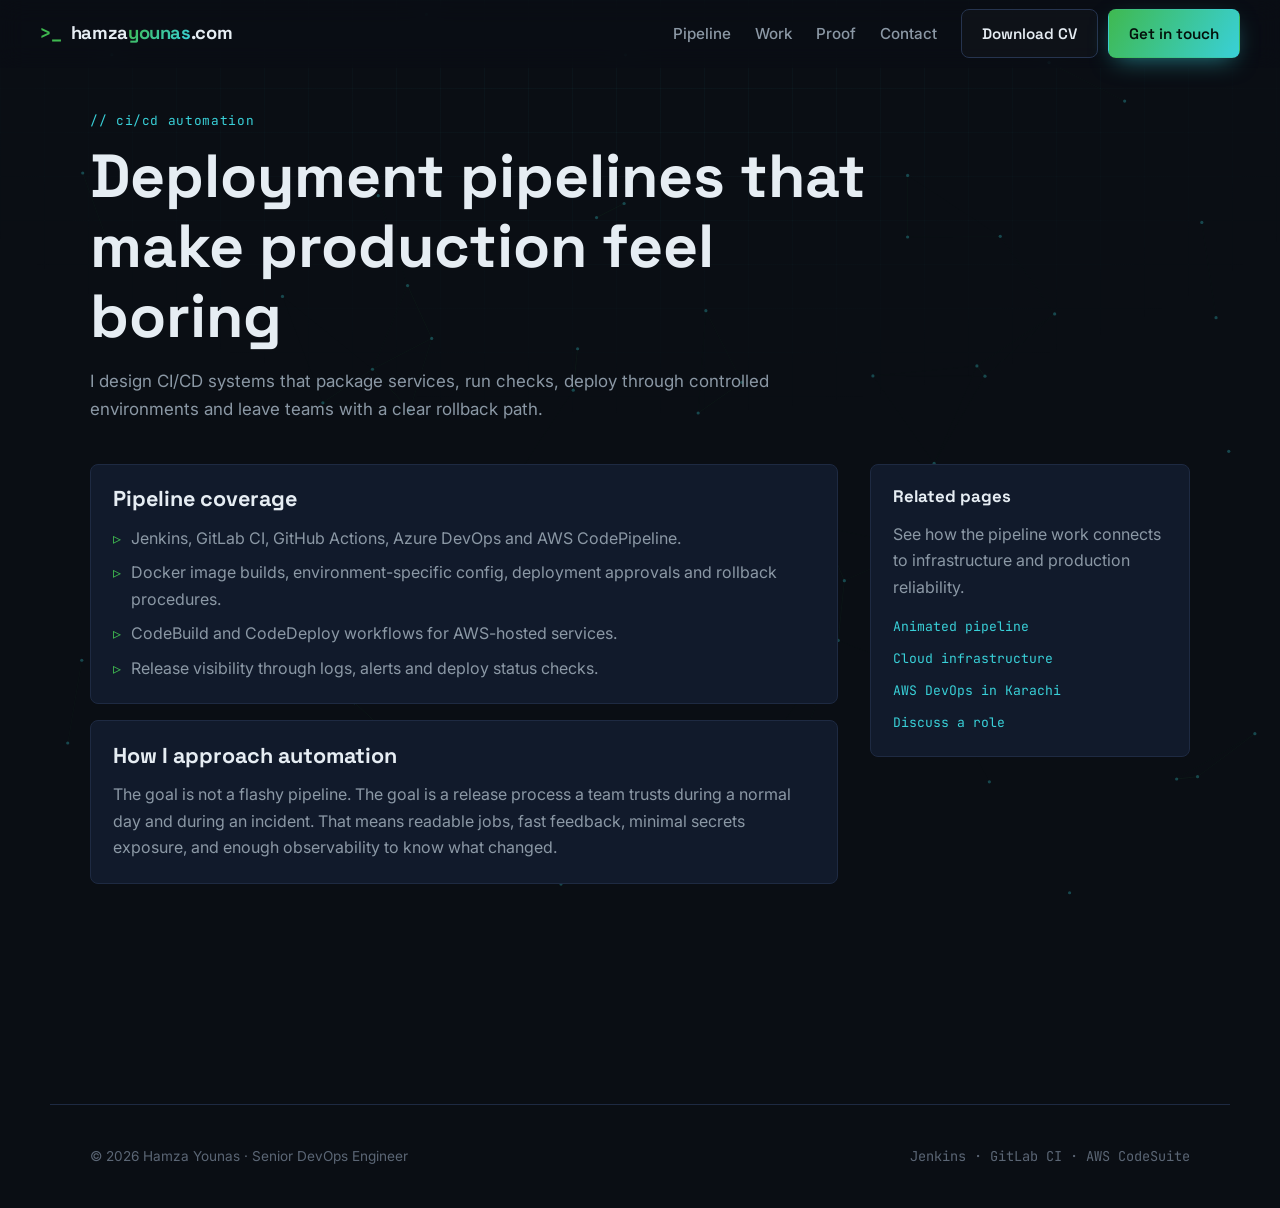
<file: com/ci-cd-automation.html>
<!DOCTYPE html>
<html lang="en">
<head>
<meta charset="utf-8" />
<meta name="viewport" content="width=device-width, initial-scale=1" />
<title>CI/CD Automation — Hamza Younas</title>
<meta name="description" content="CI/CD automation by Hamza Younas: Docker builds, Jenkins, GitLab CI, GitHub Actions, AWS CodePipeline, CodeBuild and CodeDeploy for production teams." />
<meta name="robots" content="index, follow, max-image-preview:large" />
<meta name="theme-color" content="#0a0e14" />
<link rel="canonical" href="https://hamzayounas.com/ci-cd-automation.html" />
<meta property="og:type" content="article" />
<meta property="og:title" content="CI/CD Automation — Hamza Younas" />
<meta property="og:description" content="Build, test, deploy and monitor pipelines for Docker services and cloud infrastructure." />
<meta property="og:url" content="https://hamzayounas.com/ci-cd-automation.html" />
<meta property="og:image" content="https://hamzayounas.com/assets/img/og.png" />
<meta name="twitter:card" content="summary_large_image" />
<link rel="icon" href="assets/img/favicon.svg" type="image/svg+xml" />
<link rel="preconnect" href="https://fonts.googleapis.com" />
<link rel="preconnect" href="https://fonts.gstatic.com" crossorigin />
<link href="https://fonts.googleapis.com/css2?family=Inter:wght@400;500;600;700&family=Space+Grotesk:wght@500;600;700&family=JetBrains+Mono:wght@400;500;700&display=swap" rel="stylesheet" />
<link rel="stylesheet" href="assets/css/style.css?v=20260817-5" />
</head>
<body>
<canvas id="bg-net" aria-hidden="true"></canvas>
<header class="nav scrolled" id="nav">
  <a href="/" class="brand"><span class="brand-mark">&gt;_</span><span class="brand-name">hamza<span class="accent">younas</span>.com</span></a>
  <nav class="nav-links" aria-label="Primary">
    <a href="/#pipeline">Pipeline</a><a href="/#work">Work</a><a href="/#proof">Proof</a><a href="/#contact">Contact</a>
  </nav>
  <div class="nav-cta"><a href="Hamza-Younas-CV.pdf" class="btn btn-ghost" download>Download CV</a><a href="/#contact" class="btn btn-solid">Get in touch</a></div>
  <button class="nav-toggle" id="navToggle" aria-label="Toggle menu" aria-expanded="false"><span></span><span></span><span></span></button>
</header>
<main class="page-main">
  <section class="page-hero reveal">
    <span class="sec-kicker">// ci/cd automation</span>
    <h1>Deployment pipelines that make production feel boring</h1>
    <p>I design CI/CD systems that package services, run checks, deploy through controlled environments and leave teams with a clear rollback path.</p>
  </section>
  <div class="page-layout">
    <div class="page-content">
      <section class="content-panel reveal">
        <h2>Pipeline coverage</h2>
        <ul>
          <li>Jenkins, GitLab CI, GitHub Actions, Azure DevOps and AWS CodePipeline.</li>
          <li>Docker image builds, environment-specific config, deployment approvals and rollback procedures.</li>
          <li>CodeBuild and CodeDeploy workflows for AWS-hosted services.</li>
          <li>Release visibility through logs, alerts and deploy status checks.</li>
        </ul>
      </section>
      <section class="content-panel reveal">
        <h2>How I approach automation</h2>
        <p>The goal is not a flashy pipeline. The goal is a release process a team trusts during a normal day and during an incident. That means readable jobs, fast feedback, minimal secrets exposure, and enough observability to know what changed.</p>
      </section>
      <section class="content-panel reveal">
        <h2>Useful outcomes</h2>
        <div class="mini-proof"><span>Faster releases</span><span>Clear rollback</span><span>Less manual deploy work</span></div>
      </section>
    </div>
    <aside class="side-panel reveal">
      <h2>Related pages</h2>
      <p>See how the pipeline work connects to infrastructure and production reliability.</p>
      <div class="side-nav">
        <a href="/#pipeline">Animated pipeline</a>
        <a href="cloud-infrastructure.html">Cloud infrastructure</a>
        <a href="aws-devops-engineer-karachi.html">AWS DevOps in Karachi</a>
        <a href="/#contact">Discuss a role</a>
      </div>
    </aside>
  </div>
</main>
<footer class="footer"><p>© <span id="year"></span> Hamza Younas · Senior DevOps Engineer</p><p class="foot-built">Jenkins · GitLab CI · AWS CodeSuite</p></footer>
<script src="assets/js/main.js?v=20260817-5" defer></script>
</body>
</html>
</file>
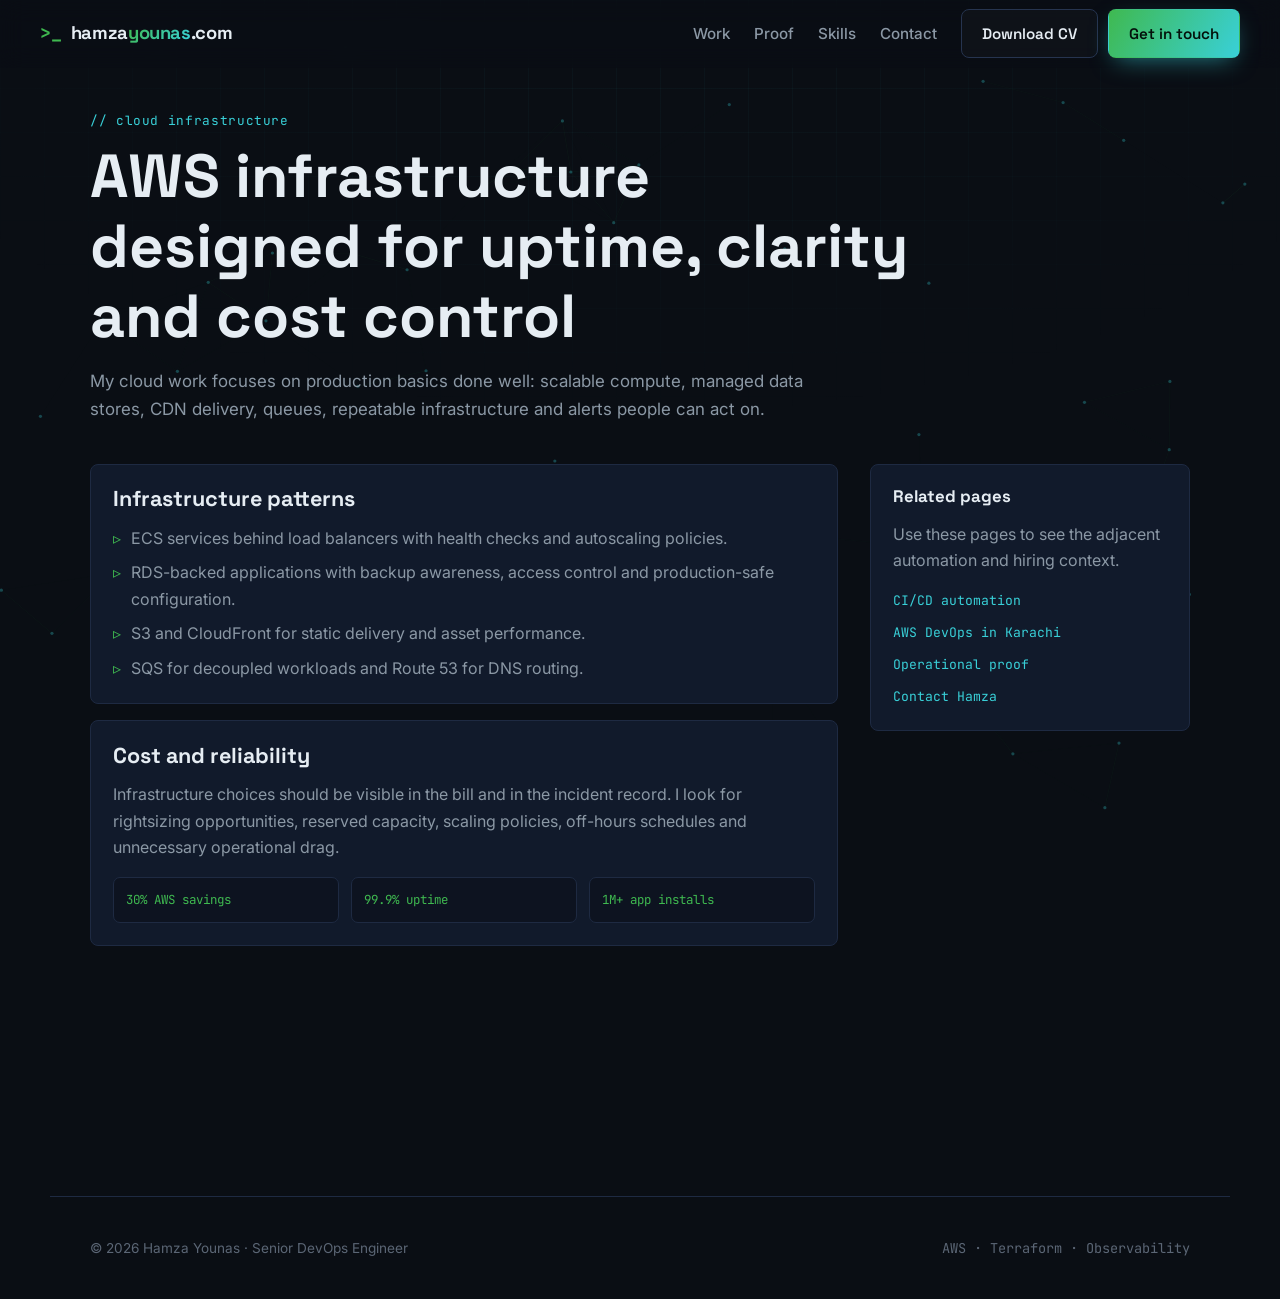
<file: com/cloud-infrastructure.html>
<!DOCTYPE html>
<html lang="en">
<head>
<meta charset="utf-8" />
<meta name="viewport" content="width=device-width, initial-scale=1" />
<title>Cloud Infrastructure — Hamza Younas</title>
<meta name="description" content="Cloud infrastructure work by Hamza Younas: AWS ECS, RDS, S3, CloudFront, Terraform, Ansible, monitoring, autoscaling and cost optimisation." />
<meta name="robots" content="index, follow, max-image-preview:large" />
<meta name="theme-color" content="#0a0e14" />
<link rel="canonical" href="https://hamzayounas.com/cloud-infrastructure.html" />
<meta property="og:type" content="article" />
<meta property="og:title" content="Cloud Infrastructure — Hamza Younas" />
<meta property="og:description" content="Reliable AWS infrastructure, observability and cost optimisation for production platforms." />
<meta property="og:url" content="https://hamzayounas.com/cloud-infrastructure.html" />
<meta property="og:image" content="https://hamzayounas.com/assets/img/og.png" />
<meta name="twitter:card" content="summary_large_image" />
<link rel="icon" href="assets/img/favicon.svg" type="image/svg+xml" />
<link rel="preconnect" href="https://fonts.googleapis.com" />
<link rel="preconnect" href="https://fonts.gstatic.com" crossorigin />
<link href="https://fonts.googleapis.com/css2?family=Inter:wght@400;500;600;700&family=Space+Grotesk:wght@500;600;700&family=JetBrains+Mono:wght@400;500;700&display=swap" rel="stylesheet" />
<link rel="stylesheet" href="assets/css/style.css?v=20260817-5" />
</head>
<body>
<canvas id="bg-net" aria-hidden="true"></canvas>
<header class="nav scrolled" id="nav">
  <a href="/" class="brand"><span class="brand-mark">&gt;_</span><span class="brand-name">hamza<span class="accent">younas</span>.com</span></a>
  <nav class="nav-links" aria-label="Primary">
    <a href="/#work">Work</a><a href="/#proof">Proof</a><a href="/#skills">Skills</a><a href="/#contact">Contact</a>
  </nav>
  <div class="nav-cta"><a href="Hamza-Younas-CV.pdf" class="btn btn-ghost" download>Download CV</a><a href="/#contact" class="btn btn-solid">Get in touch</a></div>
  <button class="nav-toggle" id="navToggle" aria-label="Toggle menu" aria-expanded="false"><span></span><span></span><span></span></button>
</header>
<main class="page-main">
  <section class="page-hero reveal">
    <span class="sec-kicker">// cloud infrastructure</span>
    <h1>AWS infrastructure designed for uptime, clarity and cost control</h1>
    <p>My cloud work focuses on production basics done well: scalable compute, managed data stores, CDN delivery, queues, repeatable infrastructure and alerts people can act on.</p>
  </section>
  <div class="page-layout">
    <div class="page-content">
      <section class="content-panel reveal">
        <h2>Infrastructure patterns</h2>
        <ul>
          <li>ECS services behind load balancers with health checks and autoscaling policies.</li>
          <li>RDS-backed applications with backup awareness, access control and production-safe configuration.</li>
          <li>S3 and CloudFront for static delivery and asset performance.</li>
          <li>SQS for decoupled workloads and Route 53 for DNS routing.</li>
        </ul>
      </section>
      <section class="content-panel reveal">
        <h2>Cost and reliability</h2>
        <p>Infrastructure choices should be visible in the bill and in the incident record. I look for rightsizing opportunities, reserved capacity, scaling policies, off-hours schedules and unnecessary operational drag.</p>
        <div class="mini-proof"><span>30% AWS savings</span><span>99.9% uptime</span><span>1M+ app installs</span></div>
      </section>
      <section class="content-panel reveal">
        <h2>Tooling</h2>
        <p>Terraform, Ansible, Docker, Kubernetes, CloudWatch, Prometheus, Grafana and Splunk are the usual working set. I prefer boring, reviewable infrastructure over clever systems that only one person understands.</p>
      </section>
    </div>
    <aside class="side-panel reveal">
      <h2>Related pages</h2>
      <p>Use these pages to see the adjacent automation and hiring context.</p>
      <div class="side-nav">
        <a href="ci-cd-automation.html">CI/CD automation</a>
        <a href="aws-devops-engineer-karachi.html">AWS DevOps in Karachi</a>
        <a href="/#proof">Operational proof</a>
        <a href="/#contact">Contact Hamza</a>
      </div>
    </aside>
  </div>
</main>
<footer class="footer"><p>© <span id="year"></span> Hamza Younas · Senior DevOps Engineer</p><p class="foot-built">AWS · Terraform · Observability</p></footer>
<script src="assets/js/main.js?v=20260817-5" defer></script>
</body>
</html>
</file>
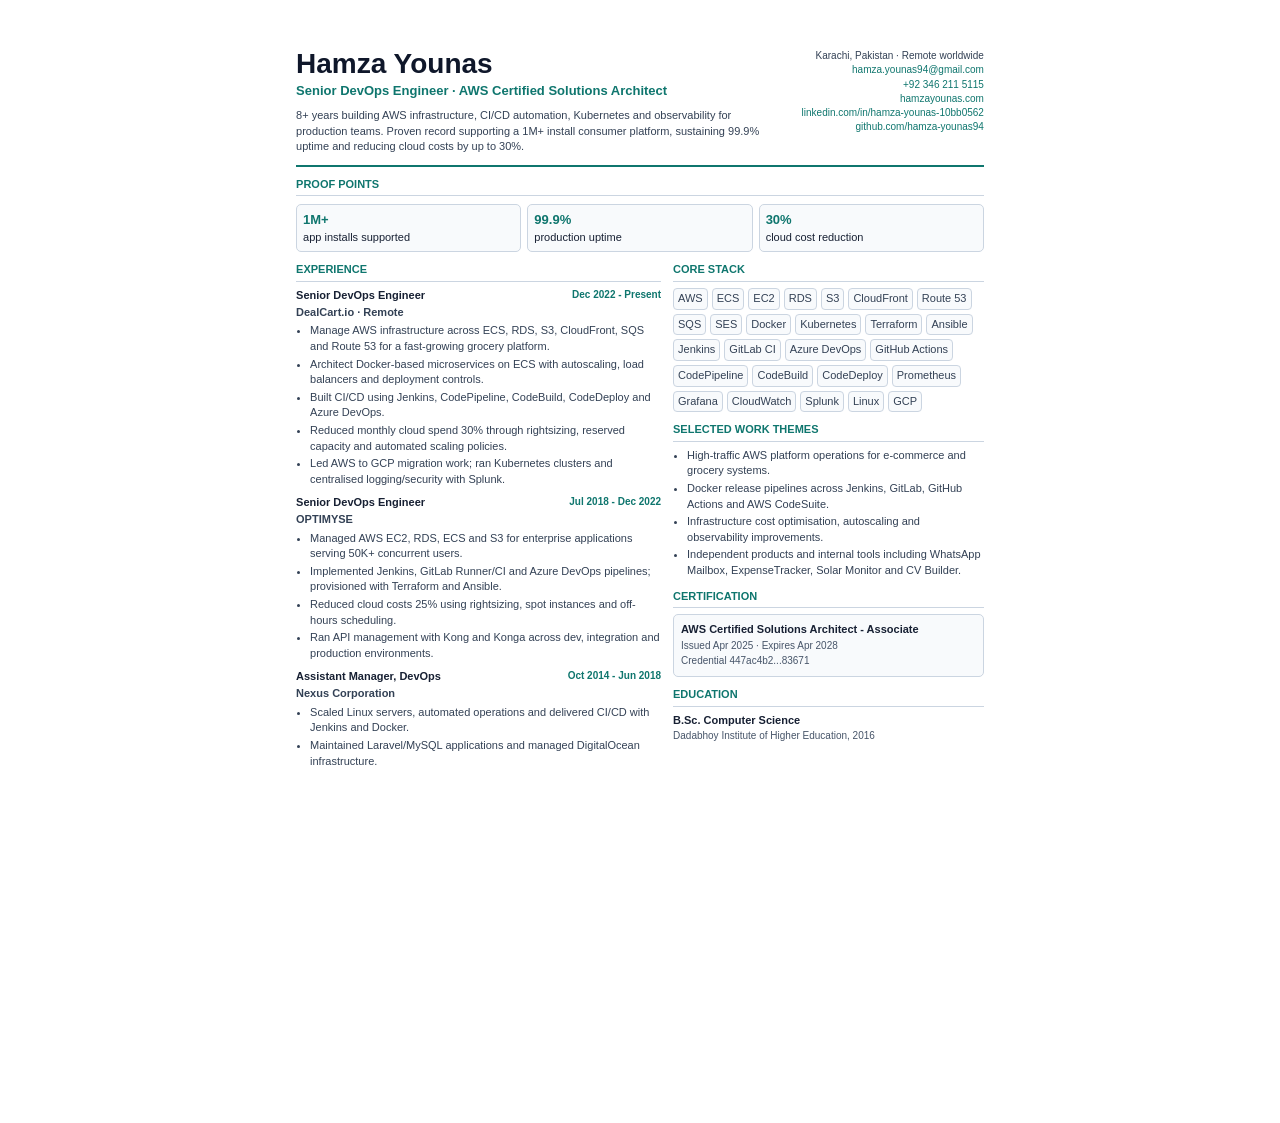
<file: com/Hamza-Younas-One-Page-Resume.html>
<!DOCTYPE html>
<html lang="en">
<head>
<meta charset="utf-8" />
<meta name="viewport" content="width=device-width, initial-scale=1" />
<title>Hamza Younas — One-Page Resume</title>
<meta name="robots" content="noindex, follow" />
<style>
*{box-sizing:border-box;margin:0;padding:0}
body{font-family:Arial,Helvetica,sans-serif;color:#172033;background:#fff;font-size:11px;line-height:1.42}
.page{width:210mm;min-height:297mm;margin:0 auto;padding:13mm 14mm}
.top{display:flex;justify-content:space-between;gap:18px;border-bottom:2px solid #0f766e;padding-bottom:10px;margin-bottom:10px}
h1{font-size:28px;line-height:1.05;color:#0f172a}
.role{font-size:13px;font-weight:700;color:#0f766e;margin-top:3px}
.summary{margin-top:8px;max-width:124mm;color:#334155}
.contact{text-align:right;font-size:10px;color:#334155}
.contact a{color:#0f766e;text-decoration:none}
.grid{display:grid;grid-template-columns:1.08fr .92fr;gap:12px}
section{margin-bottom:10px}
h2{font-size:11px;text-transform:uppercase;letter-spacing:0;color:#0f766e;border-bottom:1px solid #cbd5e1;padding-bottom:3px;margin-bottom:6px}
.job{margin-bottom:8px}
.jh{display:flex;justify-content:space-between;gap:8px;font-weight:700}
.when{color:#0f766e;font-size:10px;white-space:nowrap}
.co{font-weight:700;color:#334155;margin:1px 0 3px}
ul{padding-left:14px}
li{margin-bottom:2px;color:#334155}
.chips{display:flex;flex-wrap:wrap;gap:4px}
.chips span{border:1px solid #cbd5e1;border-radius:4px;padding:2px 4px;color:#334155;background:#f8fafc}
.metric{display:grid;grid-template-columns:repeat(3,1fr);gap:6px;margin:8px 0}
.metric div{border:1px solid #cbd5e1;border-radius:5px;padding:6px;background:#f8fafc}
.metric b{display:block;color:#0f766e;font-size:13px}
.cert{border:1px solid #cbd5e1;border-radius:5px;padding:7px;background:#f8fafc}
.small{font-size:10px;color:#475569}
@page{size:A4;margin:0}
@media print{.page{margin:0;width:auto;min-height:auto}}
</style>
</head>
<body>
<main class="page">
  <header class="top">
    <div>
      <h1>Hamza Younas</h1>
      <div class="role">Senior DevOps Engineer · AWS Certified Solutions Architect</div>
      <p class="summary">8+ years building AWS infrastructure, CI/CD automation, Kubernetes and observability for production teams. Proven record supporting a 1M+ install consumer platform, sustaining 99.9% uptime and reducing cloud costs by up to 30%.</p>
    </div>
    <div class="contact">
      Karachi, Pakistan · Remote worldwide<br />
      <a href="mailto:hamza.younas94@gmail.com">hamza.younas94@gmail.com</a><br />
      <a href="tel:+923462115115">+92 346 211 5115</a><br />
      <a href="https://hamzayounas.com">hamzayounas.com</a><br />
      <a href="https://www.linkedin.com/in/hamza-younas-10bb0562">linkedin.com/in/hamza-younas-10bb0562</a><br />
      <a href="https://github.com/hamza-younas94">github.com/hamza-younas94</a>
    </div>
  </header>

  <section>
    <h2>Proof Points</h2>
    <div class="metric">
      <div><b>1M+</b> app installs supported</div>
      <div><b>99.9%</b> production uptime</div>
      <div><b>30%</b> cloud cost reduction</div>
    </div>
  </section>

  <div class="grid">
    <div>
      <section>
        <h2>Experience</h2>
        <div class="job">
          <div class="jh"><span>Senior DevOps Engineer</span><span class="when">Dec 2022 - Present</span></div>
          <div class="co">DealCart.io · Remote</div>
          <ul>
            <li>Manage AWS infrastructure across ECS, RDS, S3, CloudFront, SQS and Route 53 for a fast-growing grocery platform.</li>
            <li>Architect Docker-based microservices on ECS with autoscaling, load balancers and deployment controls.</li>
            <li>Built CI/CD using Jenkins, CodePipeline, CodeBuild, CodeDeploy and Azure DevOps.</li>
            <li>Reduced monthly cloud spend 30% through rightsizing, reserved capacity and automated scaling policies.</li>
            <li>Led AWS to GCP migration work; ran Kubernetes clusters and centralised logging/security with Splunk.</li>
          </ul>
        </div>
        <div class="job">
          <div class="jh"><span>Senior DevOps Engineer</span><span class="when">Jul 2018 - Dec 2022</span></div>
          <div class="co">OPTIMYSE</div>
          <ul>
            <li>Managed AWS EC2, RDS, ECS and S3 for enterprise applications serving 50K+ concurrent users.</li>
            <li>Implemented Jenkins, GitLab Runner/CI and Azure DevOps pipelines; provisioned with Terraform and Ansible.</li>
            <li>Reduced cloud costs 25% using rightsizing, spot instances and off-hours scheduling.</li>
            <li>Ran API management with Kong and Konga across dev, integration and production environments.</li>
          </ul>
        </div>
        <div class="job">
          <div class="jh"><span>Assistant Manager, DevOps</span><span class="when">Oct 2014 - Jun 2018</span></div>
          <div class="co">Nexus Corporation</div>
          <ul>
            <li>Scaled Linux servers, automated operations and delivered CI/CD with Jenkins and Docker.</li>
            <li>Maintained Laravel/MySQL applications and managed DigitalOcean infrastructure.</li>
          </ul>
        </div>
      </section>
    </div>

    <div>
      <section>
        <h2>Core Stack</h2>
        <div class="chips">
          <span>AWS</span><span>ECS</span><span>EC2</span><span>RDS</span><span>S3</span><span>CloudFront</span><span>Route 53</span><span>SQS</span><span>SES</span><span>Docker</span><span>Kubernetes</span><span>Terraform</span><span>Ansible</span><span>Jenkins</span><span>GitLab CI</span><span>Azure DevOps</span><span>GitHub Actions</span><span>CodePipeline</span><span>CodeBuild</span><span>CodeDeploy</span><span>Prometheus</span><span>Grafana</span><span>CloudWatch</span><span>Splunk</span><span>Linux</span><span>GCP</span>
        </div>
      </section>
      <section>
        <h2>Selected Work Themes</h2>
        <ul>
          <li>High-traffic AWS platform operations for e-commerce and grocery systems.</li>
          <li>Docker release pipelines across Jenkins, GitLab, GitHub Actions and AWS CodeSuite.</li>
          <li>Infrastructure cost optimisation, autoscaling and observability improvements.</li>
          <li>Independent products and internal tools including WhatsApp Mailbox, ExpenseTracker, Solar Monitor and CV Builder.</li>
        </ul>
      </section>
      <section>
        <h2>Certification</h2>
        <div class="cert">
          <strong>AWS Certified Solutions Architect - Associate</strong><br />
          <span class="small">Issued Apr 2025 · Expires Apr 2028<br />Credential 447ac4b2...83671</span>
        </div>
      </section>
      <section>
        <h2>Education</h2>
        <strong>B.Sc. Computer Science</strong><br />
        <span class="small">Dadabhoy Institute of Higher Education, 2016</span>
      </section>
    </div>
  </div>
</main>
</body>
</html>
</file>
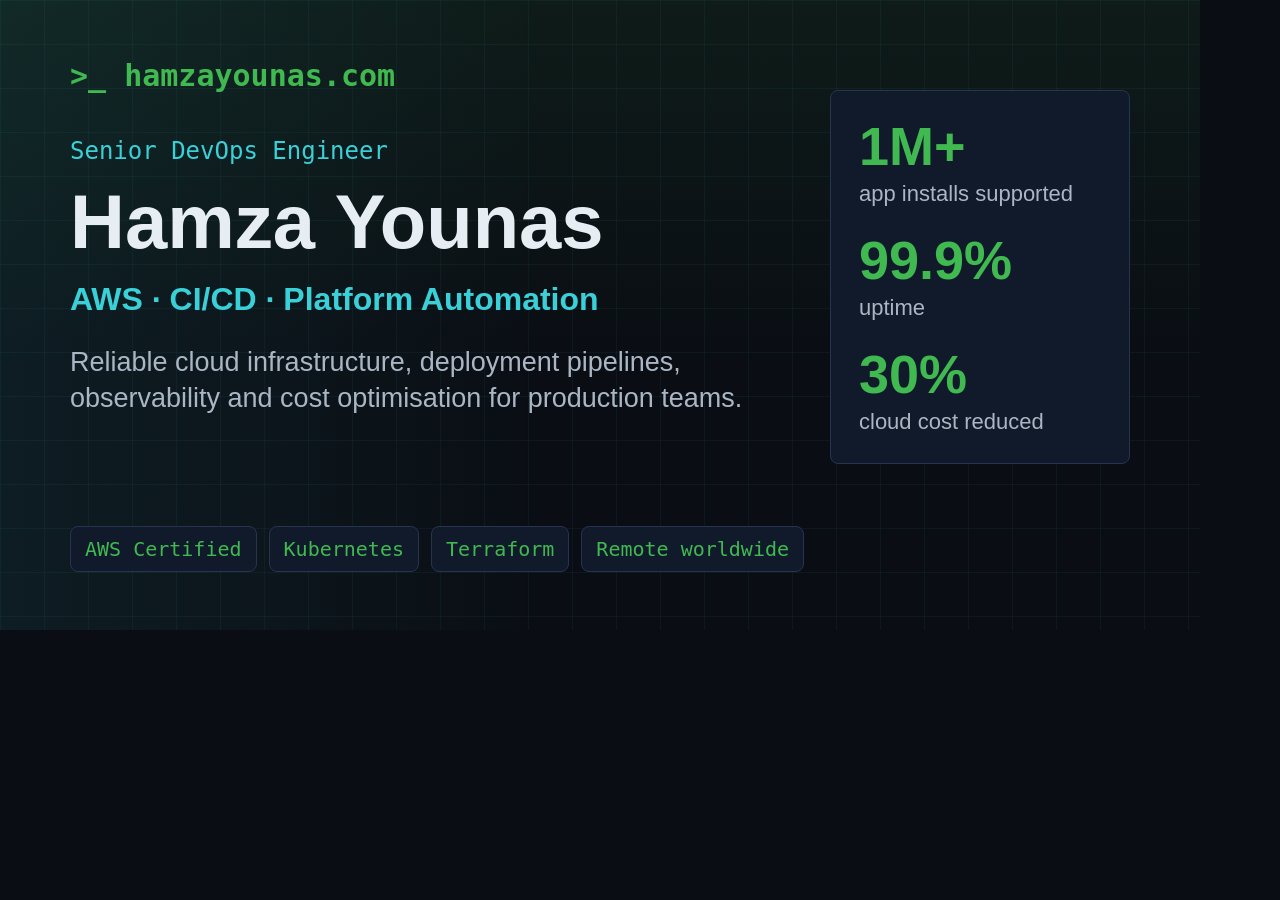
<file: scratchpad/og-template.html>
<!DOCTYPE html>
<html lang="en">
<head>
<meta charset="utf-8" />
<style>
*{box-sizing:border-box;margin:0;padding:0}
body{width:1200px;height:630px;background:#0a0e14;color:#e6edf3;font-family:Inter,Arial,sans-serif;overflow:hidden}
.frame{position:relative;width:1200px;height:630px;padding:58px 70px;background:
  linear-gradient(90deg,rgba(57,208,216,.08),transparent 45%),
  linear-gradient(180deg,rgba(63,185,80,.08),transparent 55%),
  #0a0e14}
.grid{position:absolute;inset:0;background-image:linear-gradient(rgba(57,208,216,.055) 1px,transparent 1px),linear-gradient(90deg,rgba(57,208,216,.055) 1px,transparent 1px);background-size:44px 44px}
.content{position:relative;z-index:1;width:760px}
.mark{font-family:Menlo,monospace;color:#3fb950;font-size:30px;font-weight:700;margin-bottom:44px}
.kicker{font-family:Menlo,monospace;color:#39d0d8;font-size:24px;margin-bottom:18px}
h1{font-size:76px;line-height:1.02;letter-spacing:0;margin-bottom:20px}
.role{font-size:32px;color:#39d0d8;font-weight:700;margin-bottom:26px}
.summary{font-size:27px;line-height:1.35;color:#aab6c3}
.chips{position:absolute;left:70px;bottom:58px;display:flex;gap:12px}
.chips span{font-family:Menlo,monospace;font-size:20px;border:1px solid #26344f;border-radius:8px;padding:10px 14px;background:#111a2b;color:#3fb950}
.card{position:absolute;right:70px;top:90px;width:300px;border:1px solid #26344f;border-radius:8px;background:#111a2b;padding:28px}
.card b{display:block;font-size:54px;line-height:1;color:#3fb950;margin-bottom:8px}
.card span{display:block;color:#aab6c3;font-size:22px;margin-bottom:26px}
.card span:last-child{margin-bottom:0}
</style>
</head>
<body>
<div class="frame">
  <div class="grid"></div>
  <div class="content">
    <div class="mark">&gt;_ hamzayounas.com</div>
    <div class="kicker">Senior DevOps Engineer</div>
    <h1>Hamza Younas</h1>
    <div class="role">AWS · CI/CD · Platform Automation</div>
    <p class="summary">Reliable cloud infrastructure, deployment pipelines, observability and cost optimisation for production teams.</p>
  </div>
  <div class="card">
    <b>1M+</b><span>app installs supported</span>
    <b>99.9%</b><span>uptime</span>
    <b>30%</b><span>cloud cost reduced</span>
  </div>
  <div class="chips"><span>AWS Certified</span><span>Kubernetes</span><span>Terraform</span><span>Remote worldwide</span></div>
</div>
</body>
</html>
</file>
<file: com/assets/css/style.css>
/* ============================================================
   Hamza Younas — hamzayounas.com
   Dark DevOps theme · pure CSS motion · responsive
   ============================================================ */

:root{
  --bg:#0a0e14;
  --bg-2:#0d1320;
  --panel:#111a2b;
  --panel-2:#152036;
  --line:#1e2a42;
  --line-2:#26344f;
  --ink:#e6edf3;
  --muted:#8b98a5;
  --faint:#5b6675;
  --green:#3fb950;
  --cyan:#39d0d8;
  --blue:#4c8dff;
  --amber:#f0b429;
  --grad:linear-gradient(120deg,var(--green),var(--cyan));
  --grad-soft:linear-gradient(120deg,rgba(63,185,80,.14),rgba(57,208,216,.14));
  --shadow:0 20px 50px -20px rgba(0,0,0,.7);
  --radius:8px;
  --mono:'JetBrains Mono',ui-monospace,SFMono-Regular,Menlo,monospace;
  --sans:'Inter',-apple-system,BlinkMacSystemFont,'Segoe UI',sans-serif;
  --head:'Space Grotesk',var(--sans);
  --maxw:1180px;
}

*{box-sizing:border-box;margin:0;padding:0}
html{scroll-behavior:smooth;scroll-padding-top:80px}
body{
  background:var(--bg);
  color:var(--ink);
  font-family:var(--sans);
  font-size:16px;
  line-height:1.65;
  -webkit-font-smoothing:antialiased;
  overflow-x:hidden;
}
a{color:inherit;text-decoration:none}
h1,h2,h3{font-family:var(--head);line-height:1.15;letter-spacing:0;font-weight:700}
.accent{
  background:var(--grad);-webkit-background-clip:text;background-clip:text;
  -webkit-text-fill-color:transparent;color:transparent;
}
strong{color:#fff;font-weight:600}

/* animated background canvas */
#bg-net{
  position:fixed;inset:0;z-index:0;pointer-events:none;
  opacity:.55;
}

/* subtle grid overlay */
body::before{
  content:"";position:fixed;inset:0;z-index:0;pointer-events:none;
  background-image:
    linear-gradient(rgba(57,208,216,.035) 1px,transparent 1px),
    linear-gradient(90deg,rgba(57,208,216,.035) 1px,transparent 1px);
  background-size:44px 44px;
  mask-image:radial-gradient(ellipse 80% 60% at 50% 0%,#000 20%,transparent 80%);
}

main,.footer,.nav{position:relative;z-index:2}

/* ============ BUTTONS ============ */
.btn{
  display:inline-flex;align-items:center;justify-content:center;gap:.5rem;
  font-family:var(--head);font-weight:600;font-size:.95rem;
  padding:.7rem 1.25rem;border-radius:8px;cursor:pointer;border:1px solid transparent;
  transition:transform .18s ease,box-shadow .18s ease,background .2s ease,border-color .2s ease;
  white-space:nowrap;
}
.btn-lg{padding:.9rem 1.6rem;font-size:1rem}
.btn-block{width:100%}
.btn-solid{background:var(--grad);color:#04110b;box-shadow:0 8px 24px -8px rgba(57,208,216,.6)}
.btn-solid:hover{transform:translateY(-2px);box-shadow:0 14px 34px -10px rgba(57,208,216,.75)}
.btn-ghost{background:rgba(255,255,255,.02);color:var(--ink);border-color:var(--line-2)}
.btn-ghost:hover{border-color:var(--cyan);color:#fff;transform:translateY(-2px)}
.btn:disabled{opacity:.62;cursor:not-allowed;transform:none;box-shadow:none}

/* ============ NAV ============ */
.nav{
  position:fixed;top:0;left:0;right:0;height:68px;z-index:50;
  display:flex;align-items:center;gap:1.5rem;
  padding:0 clamp(1rem,4vw,2.5rem);
  background:rgba(10,14,20,.55);backdrop-filter:blur(12px);
  border-bottom:1px solid transparent;transition:all .3s ease;
}
.nav.scrolled{background:rgba(10,14,20,.85);border-bottom-color:var(--line)}
.brand{display:flex;align-items:center;gap:.55rem;font-family:var(--head);font-weight:700;font-size:1.15rem}
.brand-mark{font-family:var(--mono);color:var(--green);font-weight:700}
.brand-name{letter-spacing:-.02em}
.nav-links{display:flex;gap:1.5rem;margin-left:auto;font-size:.95rem}
.nav-links a{color:var(--muted);font-weight:500;position:relative;transition:color .2s}
.nav-links a::after{content:"";position:absolute;left:0;bottom:-6px;width:0;height:2px;background:var(--grad);transition:width .25s ease}
.nav-links a:hover{color:var(--ink)}
.nav-links a:hover::after{width:100%}
.nav-cta{display:flex;gap:.6rem}
.nav-toggle{display:none;flex-direction:column;gap:5px;background:none;border:0;cursor:pointer;padding:6px}
.nav-toggle span{width:24px;height:2px;background:var(--ink);transition:.3s}

/* ============ HERO ============ */
.hero{min-height:min(100vh,920px);display:flex;flex-direction:column;justify-content:center;padding:100px clamp(1rem,4vw,2.5rem) 40px;max-width:var(--maxw);margin:0 auto}
.hero-inner{display:grid;grid-template-columns:1.25fr .85fr;gap:clamp(2rem,5vw,4rem);align-items:center;min-width:0}
.hero-copy,.hero-metrics{min-width:0}
.eyebrow{display:inline-flex;align-items:center;gap:.5rem;font-family:var(--mono);font-size:.8rem;color:var(--green);text-transform:uppercase;letter-spacing:.08em;margin-bottom:1.2rem}
.eyebrow .dot{width:8px;height:8px;border-radius:50%;background:var(--green);box-shadow:0 0 0 0 rgba(63,185,80,.6);animation:pulse 2s infinite}
@keyframes pulse{0%{box-shadow:0 0 0 0 rgba(63,185,80,.5)}70%{box-shadow:0 0 0 10px rgba(63,185,80,0)}100%{box-shadow:0 0 0 0 rgba(63,185,80,0)}}

/* terminal */
.terminal{background:#070b12;border:1px solid var(--line);border-radius:8px;overflow:hidden;margin-bottom:1.6rem;box-shadow:var(--shadow);width:100%;max-width:520px}
.terminal-bar{display:flex;align-items:center;gap:.4rem;padding:.55rem .8rem;background:#0c1220;border-bottom:1px solid var(--line)}
.tb-dot{width:11px;height:11px;border-radius:50%}
.tb-dot.r{background:#ff5f57}.tb-dot.y{background:#febc2e}.tb-dot.g{background:#28c840}
.tb-title{margin-left:auto;font-family:var(--mono);font-size:.72rem;color:var(--faint)}
.terminal-body{padding:.9rem 1rem;font-family:var(--mono);font-size:.86rem;min-height:96px}
.terminal-body .prompt{color:var(--green)}
.terminal-body .path{color:var(--blue)}
.cursor{color:var(--cyan);animation:blink 1s steps(1) infinite}
@keyframes blink{50%{opacity:0}}
.terminal-out{color:var(--muted);white-space:pre-wrap;margin-top:.3rem}
.terminal-out b{color:var(--cyan)}

.hero-title{font-size:clamp(2.6rem,7vw,4.6rem);margin-bottom:.3rem}
.hero-role{font-family:var(--head);font-size:clamp(1rem,2.4vw,1.35rem);color:var(--ink);font-weight:600;margin-bottom:1rem;max-width:100%}
.hero-lead{color:var(--muted);max-width:46ch;margin-bottom:1.8rem}
.hero-actions{display:grid;grid-template-columns:repeat(4,max-content);gap:.8rem;margin-bottom:1.5rem}
.hero-social{display:flex;gap:1.4rem;font-family:var(--mono);font-size:.82rem}
.hero-social a{color:var(--faint);transition:color .2s;position:relative}
.hero-social a:hover{color:var(--cyan)}
.command-cloud{display:flex;flex-wrap:wrap;gap:.55rem;margin-top:1.2rem;max-width:560px}
.command-cloud span{font-family:var(--mono);font-size:.73rem;color:var(--cyan);border:1px solid var(--line);border-radius:7px;background:rgba(17,26,43,.65);padding:.34rem .58rem;animation:floatcmd 6s ease-in-out infinite}
.command-cloud span:nth-child(2){animation-delay:.7s}.command-cloud span:nth-child(3){animation-delay:1.4s}.command-cloud span:nth-child(4){animation-delay:2.1s}
@keyframes floatcmd{0%,100%{transform:translateY(0);border-color:var(--line)}50%{transform:translateY(-7px);border-color:rgba(57,208,216,.55)}}

/* metrics */
.hero-metrics{display:grid;grid-template-columns:repeat(2,minmax(0,1fr));gap:1rem}
.metric-card{background:var(--panel);border:1px solid var(--line);border-radius:var(--radius);padding:1.4rem 1.2rem;position:relative;overflow:hidden;min-width:0;transition:transform .25s ease,border-color .25s ease}
.metric-card::before{content:"";position:absolute;inset:0;background:var(--grad-soft);opacity:0;transition:opacity .3s}
.metric-card:hover{transform:translateY(-4px);border-color:var(--line-2)}
.metric-card:hover::before{opacity:1}
.metric-num{font-family:var(--head);font-size:clamp(1.8rem,3.5vw,2.5rem);font-weight:700;background:var(--grad);-webkit-background-clip:text;background-clip:text;-webkit-text-fill-color:transparent;position:relative}
.metric-label{color:var(--muted);font-size:.82rem;margin-top:.3rem;position:relative;overflow-wrap:anywhere}

.scroll-hint{display:flex;align-items:center;gap:.5rem;justify-content:center;margin-top:2.5rem;font-family:var(--mono);font-size:.72rem;color:var(--faint);letter-spacing:.15em;text-transform:uppercase}
.scroll-hint span{width:1px;height:32px;background:linear-gradient(var(--cyan),transparent);animation:scrolldn 1.8s ease-in-out infinite}
@keyframes scrolldn{0%{transform:scaleY(0);transform-origin:top}50%{transform:scaleY(1);transform-origin:top}51%{transform:scaleY(1);transform-origin:bottom}100%{transform:scaleY(0);transform-origin:bottom}}

/* ============ SECTIONS ============ */
.section{max-width:var(--maxw);margin:0 auto;padding:clamp(4rem,9vw,7rem) clamp(1rem,4vw,2.5rem)}
.sec-head{max-width:640px;margin-bottom:3rem}
.sec-kicker{font-family:var(--mono);font-size:.8rem;color:var(--cyan);letter-spacing:.05em;display:block;margin-bottom:.7rem}
.sec-head h2,.zig-text h2,.contact-copy h2{font-size:clamp(1.8rem,4.5vw,2.8rem);margin-bottom:.8rem}
.sec-sub{color:var(--muted)}

/* ============ SELECTED WORK ============ */
.work-section{padding-top:clamp(4rem,8vw,6rem)}
.case-grid{display:grid;grid-template-columns:repeat(3,minmax(0,1fr));gap:1.2rem}
.case-card{background:var(--panel);border:1px solid var(--line);border-radius:var(--radius);padding:1.35rem;display:flex;flex-direction:column;min-height:340px;transition:transform .25s ease,border-color .25s ease}
.case-card::after{content:"";height:2px;width:0;background:var(--grad);border-radius:2px;margin-top:.9rem;transition:width .35s ease}
.case-card:hover{transform:translateY(-4px);border-color:var(--line-2)}
.case-card:hover::after{width:100%}
.case-top{display:flex;justify-content:space-between;align-items:center;gap:.7rem;margin-bottom:1rem;font-family:var(--mono);font-size:.72rem;color:var(--faint)}
.case-label{color:var(--cyan)}
.case-state{border:1px solid var(--line-2);border-radius:999px;padding:.18rem .55rem;background:rgba(255,255,255,.02);white-space:nowrap}
.case-card h3{font-size:1.2rem;margin-bottom:.8rem}
.case-card p{color:var(--muted);font-size:.94rem;margin-bottom:1rem}
.case-metrics{display:flex;flex-wrap:wrap;gap:.45rem;margin:auto 0 1.1rem}
.case-metrics span{font-family:var(--mono);font-size:.72rem;color:var(--green);background:rgba(63,185,80,.07);border:1px solid rgba(63,185,80,.18);border-radius:7px;padding:.28rem .5rem}
.case-card a{font-family:var(--mono);font-size:.82rem;color:var(--cyan)}
.case-card a:hover{text-decoration:underline}

/* ============ PROOF ============ */
.proof-grid{display:grid;grid-template-columns:repeat(4,minmax(0,1fr));gap:1rem}
.proof-card{background:linear-gradient(180deg,var(--panel),rgba(17,26,43,.78));border:1px solid var(--line);border-radius:var(--radius);padding:1.2rem;min-height:210px}
.proof-card span{font-family:var(--mono);font-size:.78rem;color:var(--green)}
.proof-card h3{font-size:1.05rem;margin:.8rem 0 .7rem}
.proof-card p{font-size:.9rem;color:var(--muted)}
.proof-meter{height:6px;background:var(--bg-2);border:1px solid var(--line);border-radius:999px;margin-top:1rem;overflow:hidden}
.proof-meter i{display:block;height:100%;width:0;background:var(--grad);border-radius:inherit;transition:width 1.2s cubic-bezier(.2,.8,.2,1)}
.proof-card.in .proof-meter i{width:var(--meter,0%)}

/* ============ PIPELINE ============ */
.pipeline-section{text-align:center}
.pipeline-section .sec-head{margin-left:auto;margin-right:auto}
.pipeline{position:relative;margin:2rem auto 1.5rem;max-width:960px}
.pl-line{position:absolute;top:34px;left:8%;right:8%;height:3px;background:var(--line);border-radius:3px;overflow:visible}
.pl-line::before{content:"";position:absolute;inset:0;background:var(--grad);opacity:.25;border-radius:3px}
.pl-packet{position:absolute;top:50%;left:0;width:16px;height:16px;border-radius:50%;background:var(--cyan);transform:translate(-50%,-50%);box-shadow:0 0 18px 4px rgba(57,208,216,.8);opacity:0;transition:left 1s cubic-bezier(.6,.05,.4,.95)}
.pl-packet.run{opacity:1}
.pl-stages{display:grid;grid-template-columns:repeat(5,1fr);gap:1rem;position:relative}
.pl-stage{display:flex;flex-direction:column;align-items:center;gap:.35rem}
.pl-icon{width:68px;height:68px;border-radius:50%;display:grid;place-items:center;font-size:1.5rem;background:var(--panel);border:2px solid var(--line);transition:all .4s ease;position:relative;z-index:2}
.pl-stage.active .pl-icon{border-color:var(--cyan);background:var(--panel-2);box-shadow:0 0 24px -4px rgba(57,208,216,.6);transform:scale(1.08)}
.pl-stage.done .pl-icon{border-color:var(--green);color:var(--green)}
.pl-name{font-family:var(--head);font-weight:600;font-size:.95rem}
.pl-tool{font-family:var(--mono);font-size:.7rem;color:var(--faint)}
.pl-status{font-family:var(--mono);font-size:.85rem;color:var(--muted);margin-top:1rem}
.pl-status .ok{color:var(--green)}
.pl-status .run{color:var(--cyan)}
.pipeline-console{max-width:620px;margin:2rem auto 0;text-align:left;background:#070b12;border:1px solid var(--line);border-radius:8px;overflow:hidden;box-shadow:var(--shadow)}
.console-top{display:flex;align-items:center;gap:.4rem;padding:.55rem .8rem;background:#0c1220;border-bottom:1px solid var(--line)}
.console-top span{width:10px;height:10px;border-radius:50%;background:#ff5f57}
.console-top span:nth-child(2){background:#febc2e}.console-top span:nth-child(3){background:#28c840}
.console-top b{margin-left:auto;font-family:var(--mono);font-size:.72rem;color:var(--faint);font-weight:500}
#deployLog{list-style:none !important;counter-reset:none;margin:0;padding:.85rem 1rem;font-family:var(--mono);font-size:.82rem;color:var(--faint);text-align:left}
#deployLog li{display:flex;align-items:center;gap:.65rem;padding:.24rem 0;transition:color .25s ease,transform .25s ease}
#deployLog li::marker{content:""}
#deployLog li::before{content:"$";display:inline-grid;place-items:center;width:1.1rem;flex:0 0 1.1rem;color:var(--green)}
.pipeline-console li.active{color:var(--cyan);transform:translateX(4px)}
.pipeline-console li.done{color:var(--green)}
.pipeline-console li.done::before{content:"✓"}

/* ============ ZIG-ZAG ============ */
.zig-row{display:grid;grid-template-columns:1.1fr .9fr;gap:clamp(2rem,5vw,4rem);align-items:center}
.zig:nth-of-type(even) .zig-row{direction:rtl}
.zig:nth-of-type(even) .zig-row>*{direction:ltr}
.zig-text p{color:var(--muted);margin-bottom:1rem}
.about-tags{display:flex;flex-wrap:wrap;gap:.5rem;margin-top:1.4rem}
.about-tags span{font-family:var(--mono);font-size:.78rem;color:var(--cyan);border:1px solid var(--line-2);border-radius:999px;padding:.3rem .8rem;background:rgba(57,208,216,.05)}

/* cert card */
.cert-card{background:var(--panel);border:1px solid var(--line);border-radius:var(--radius);padding:1.6rem;box-shadow:var(--shadow);position:relative;overflow:hidden}
.cert-top{display:flex;align-items:center;gap:1rem;margin-bottom:1.2rem}
.cert-badge{width:60px;height:60px;border-radius:14px;display:grid;place-items:center;font-family:var(--head);font-weight:700;color:#04110b;background:linear-gradient(135deg,#f0b429,#ff9f43);font-size:1.05rem}
.cert-title{font-family:var(--head);font-weight:700;font-size:1.15rem}
.cert-sub{color:var(--muted);font-size:.85rem}
.cert-meta{list-style:none;margin-bottom:1.2rem}
.cert-meta li{display:flex;justify-content:space-between;padding:.5rem 0;border-bottom:1px dashed var(--line);font-size:.9rem}
.cert-meta li:last-child{border-bottom:0}
.cert-meta span{color:var(--muted)}
.cert-meta b{font-family:var(--mono);color:var(--ink);font-weight:500}

/* ============ SKILLS ============ */
.skill-grid{display:grid;grid-template-columns:repeat(3,minmax(0,1fr));gap:1.2rem}
.skill-card{background:var(--panel);border:1px solid var(--line);border-radius:var(--radius);padding:1.5rem;transition:transform .25s ease,border-color .25s ease;position:relative;overflow:hidden}
.skill-card:hover{transform:translateY(-4px);border-color:var(--line-2)}
.skill-card h3{font-size:1.05rem;margin-bottom:1rem}
.skill-orbit{position:absolute;right:.9rem;top:.9rem;width:54px;height:54px;border:1px solid rgba(57,208,216,.16);border-radius:50%;opacity:.75;animation:spinorbit 9s linear infinite}
.skill-orbit i{position:absolute;width:6px;height:6px;border-radius:50%;background:var(--cyan);box-shadow:0 0 10px rgba(57,208,216,.8)}
.skill-orbit i:nth-child(1){left:50%;top:-3px}.skill-orbit i:nth-child(2){right:2px;bottom:8px;background:var(--green)}.skill-orbit i:nth-child(3){left:4px;bottom:10px;background:var(--blue)}
@keyframes spinorbit{to{transform:rotate(360deg)}}
.chips{display:flex;flex-wrap:wrap;gap:.45rem}
.chips span{font-family:var(--mono);font-size:.78rem;color:var(--muted);background:var(--bg-2);border:1px solid var(--line);border-radius:8px;padding:.32rem .6rem;transition:all .2s}
.skill-card:hover .chips span{border-color:var(--line-2)}
.chips span:hover{color:var(--cyan);border-color:var(--cyan)}

/* ============ TIMELINE ============ */
.timeline{position:relative;margin-left:0}
.timeline::before{content:"";position:absolute;left:20px;top:6px;bottom:6px;width:2px;background:linear-gradient(var(--green),var(--cyan),transparent)}
.tl-item{position:relative;padding-left:60px;margin-bottom:1.6rem}
.tl-node{position:absolute;left:12px;top:22px;width:18px;height:18px;border-radius:50%;background:var(--bg);border:3px solid var(--cyan);box-shadow:0 0 16px -2px rgba(57,208,216,.7)}
.tl-card{background:var(--panel);border:1px solid var(--line);border-radius:var(--radius);padding:1.4rem 1.6rem;transition:border-color .25s ease,transform .25s ease}
.tl-card:hover{border-color:var(--line-2);transform:translateX(4px)}
.tl-head{display:flex;justify-content:space-between;align-items:baseline;flex-wrap:wrap;gap:.4rem}
.tl-head h3{font-size:1.2rem}
.tl-when{font-family:var(--mono);font-size:.78rem;color:var(--cyan);white-space:nowrap}
.tl-co{color:var(--ink);font-weight:600;margin:.2rem 0 .8rem}
.tl-loc{color:var(--faint);font-weight:400}
.tl-card ul{list-style:none;display:flex;flex-direction:column;gap:.5rem}
.tl-card li{color:var(--muted);font-size:.93rem;padding-left:1.2rem;position:relative}
.tl-card li::before{content:"▹";position:absolute;left:0;color:var(--green)}
.edu{margin-top:2.5rem;padding:1.2rem 1.5rem;background:var(--panel);border:1px solid var(--line);border-radius:var(--radius)}
.edu p{color:var(--muted)}

/* ============ CONTACT ============ */
.contact-grid{display:grid;grid-template-columns:1fr 1fr;gap:clamp(2rem,5vw,4rem);align-items:start;background:var(--panel);border:1px solid var(--line);border-radius:8px;padding:clamp(1.6rem,4vw,3rem);box-shadow:var(--shadow);position:relative;overflow:hidden}
.contact-copy p{color:var(--muted);margin-bottom:1.6rem}
.contact-links{display:flex;flex-direction:column;gap:.7rem;margin-bottom:1.4rem}
.c-link{display:flex;align-items:center;gap:.8rem;font-family:var(--mono);font-size:.9rem;color:var(--ink);padding:.7rem .9rem;border:1px solid var(--line);border-radius:10px;background:var(--bg-2);transition:all .2s}
.c-link span{width:26px;height:26px;display:grid;place-items:center;border-radius:7px;background:var(--panel-2);color:var(--cyan);font-size:.8rem;flex-shrink:0}
.c-link:hover{border-color:var(--cyan);transform:translateX(3px)}
.cv-cross{font-size:.9rem;color:var(--muted)}
.cv-cross a{color:var(--cyan)}
.cv-cross a:hover{text-decoration:underline}

.contact-form{display:flex;flex-direction:column;gap:1rem}
.field{display:flex;flex-direction:column;gap:.4rem}
.field label{font-family:var(--mono);font-size:.8rem;color:var(--muted)}
.field input,.field textarea{background:var(--bg-2);border:1px solid var(--line);border-radius:10px;padding:.8rem .9rem;color:var(--ink);font-family:var(--sans);font-size:.95rem;transition:border-color .2s,box-shadow .2s;resize:vertical}
.field input:focus,.field textarea:focus{outline:none;border-color:var(--cyan);box-shadow:0 0 0 3px rgba(57,208,216,.15)}
.field input:invalid:not(:placeholder-shown),.field textarea:invalid:not(:placeholder-shown){border-color:rgba(255,107,107,.7)}
.hp{position:absolute;left:-9999px;width:1px;height:1px;opacity:0}
.form-note{font-family:var(--mono);font-size:.82rem;min-height:1.2em}
.form-note.ok{color:var(--green)}
.form-note.err{color:#ff6b6b}
.form-note.busy{color:var(--cyan)}

/* ============ FOOTER ============ */
.footer{max-width:var(--maxw);margin:0 auto;padding:2.5rem clamp(1rem,4vw,2.5rem);border-top:1px solid var(--line);display:flex;justify-content:space-between;flex-wrap:wrap;gap:.5rem;color:var(--faint);font-size:.85rem}
.foot-built{font-family:var(--mono)}

/* ============ DETAIL / SEO PAGES ============ */
.page-main{max-width:var(--maxw);margin:0 auto;padding:110px clamp(1rem,4vw,2.5rem) 70px}
.page-hero{max-width:820px;margin-bottom:2.5rem}
.page-hero h1{font-size:clamp(2.2rem,5vw,3.8rem);margin-bottom:1rem}
.page-hero p{color:var(--muted);font-size:1.06rem;max-width:68ch}
.page-layout{display:grid;grid-template-columns:minmax(0,1fr) 320px;gap:2rem;align-items:start}
.page-content{display:flex;flex-direction:column;gap:1rem}
.content-panel,.side-panel{background:var(--panel);border:1px solid var(--line);border-radius:var(--radius);padding:1.4rem}
.content-panel h2{font-size:1.35rem;margin-bottom:.8rem}
.content-panel p,.content-panel li,.side-panel p{color:var(--muted)}
.content-panel ul{list-style:none;display:flex;flex-direction:column;gap:.5rem}
.content-panel li{position:relative;padding-left:1.1rem}
.content-panel li::before{content:"▹";position:absolute;left:0;color:var(--green)}
.side-panel{position:sticky;top:92px}
.side-panel h2{font-size:1.05rem;margin-bottom:.9rem}
.side-nav{display:flex;flex-direction:column;gap:.65rem;margin-top:1rem}
.side-nav a{font-family:var(--mono);font-size:.82rem;color:var(--cyan)}
.side-nav a:hover{text-decoration:underline}
.mini-proof{display:grid;grid-template-columns:repeat(3,1fr);gap:.75rem;margin-top:1rem}
.mini-proof span{display:block;background:var(--bg-2);border:1px solid var(--line);border-radius:7px;padding:.75rem;font-family:var(--mono);font-size:.78rem;color:var(--green)}

/* ============ REVEAL ANIM ============ */
.reveal{opacity:0;transform:translateY(24px);transition:opacity .7s ease,transform .7s ease}
.reveal.in{opacity:1;transform:none}
.reveal.d1{transition-delay:.08s}.reveal.d2{transition-delay:.16s}.reveal.d3{transition-delay:.24s}

/* ============ RESPONSIVE ============ */
@media (max-width:1024px){
  .nav-links{display:none}
  .nav-cta{display:none}
  .nav-toggle{display:flex;margin-left:auto}
  .nav.open .nav-links{display:flex;position:absolute;top:68px;left:0;right:0;flex-direction:column;background:rgba(10,14,20,.97);padding:1.2rem clamp(1rem,4vw,2.5rem);gap:.9rem;border-bottom:0}
  .nav.open .nav-cta{display:flex;position:absolute;top:calc(68px + 255px);left:0;right:0;flex-direction:column;background:rgba(10,14,20,.97);padding:0 clamp(1rem,4vw,2.5rem) 1.4rem;gap:.7rem;border-bottom:1px solid var(--line)}
  .nav.open .nav-toggle span:nth-child(1){transform:translateY(7px) rotate(45deg)}
  .nav.open .nav-toggle span:nth-child(2){opacity:0}
  .nav.open .nav-toggle span:nth-child(3){transform:translateY(-7px) rotate(-45deg)}
  .hero{min-height:auto;justify-content:flex-start;padding-top:96px;padding-bottom:56px}
  .hero-inner{grid-template-columns:1fr}
  .hero-copy{max-width:760px}
  .hero-metrics{max-width:720px}
  .hero-actions{grid-template-columns:repeat(2,minmax(0,1fr));max-width:620px}
  .hero-actions .btn{width:100%}
  .zig-row,.contact-grid{grid-template-columns:1fr}
  .zig:nth-of-type(even) .zig-row{direction:ltr}
  .skill-grid,.case-grid{grid-template-columns:1fr 1fr}
  .proof-grid{grid-template-columns:1fr 1fr}
  .page-layout{grid-template-columns:1fr}
  .side-panel{position:static}
}
@media (max-width:760px){
  .section{padding:4.5rem 20px}
  .sec-head{margin-bottom:2rem}
  .hero{padding-top:92px}
  .hero-inner{gap:1.8rem}
  .hero-title{font-size:clamp(2.5rem,11vw,4rem)}
  .hero-lead{font-size:.98rem}
  .terminal{margin-bottom:1.35rem}
  .hero-metrics{gap:.8rem}
  .metric-card{padding:1rem;min-height:116px}
  .metric-label{font-size:.8rem}
  .case-grid,.skill-grid,.proof-grid{grid-template-columns:1fr}
  .case-card{min-height:auto}
  .proof-card{min-height:auto}
  .pl-stages{gap:.45rem}
  .pl-icon{width:54px;height:54px;font-size:1.15rem}
  .pl-name{font-size:.78rem}
  .pl-tool{display:none}
  .pl-line{top:27px;left:9%;right:9%}
  .timeline::before{left:12px}
  .tl-item{padding-left:40px}
  .tl-node{left:4px}
}
@media (max-width:600px){
  .skill-grid,.case-grid,.proof-grid{grid-template-columns:1fr}
  body,main,.hero,.section{max-width:100%;overflow-x:hidden}
  .hero-inner,.hero-copy,.terminal,.hero-metrics{width:100%;max-width:100%}
  .hero-inner{max-width:330px;margin:0}
  .hero-actions{grid-template-columns:1fr 1fr}
  .hero-actions .btn{width:100%;min-height:56px;padding:.75rem .7rem;white-space:normal;text-align:center}
  .hero-actions .btn-solid{grid-column:1 / -1}
  .hero-metrics{grid-template-columns:repeat(2,minmax(0,1fr));gap:.65rem}
  .hero{padding-left:20px;padding-right:20px}
  .hero-role{font-size:1rem;overflow-wrap:anywhere}
  .hero-lead{max-width:100%;overflow-wrap:anywhere}
  .hero-title{font-size:2.45rem}
  .terminal-body{font-size:.78rem;overflow-wrap:anywhere}
  .tb-title{max-width:42%;overflow:hidden;text-overflow:ellipsis;white-space:nowrap}
  .metric-card{padding:.9rem .85rem;min-height:108px;width:100%;max-width:100%}
  .metric-num{font-size:clamp(1.8rem,10vw,2.25rem)}
  .metric-label{font-size:.78rem}
  .command-cloud{display:none}
  .skill-orbit{display:none}
  .mini-proof{grid-template-columns:1fr}
  .pl-stages{grid-template-columns:repeat(5,1fr);gap:.3rem}
  .pl-icon{width:46px;height:46px;font-size:1rem}
  .pl-tool{display:none}
  .pl-line{top:23px}
  .tl-head{flex-direction:column}
  .footer{flex-direction:column}
}
@media (max-width:380px){
  .brand{font-size:1rem}
  .hero{padding-left:16px;padding-right:16px}
  .hero-title{font-size:2.2rem}
  .hero-actions{grid-template-columns:1fr}
  .hero-actions .btn-solid{grid-column:auto}
  .hero-social{gap:1rem;font-size:.76rem}
  .hero-metrics{gap:.55rem}
  .metric-card{padding:.8rem .7rem}
  .metric-num{font-size:1.75rem}
  .metric-label{font-size:.72rem}
  .pl-name{font-size:.68rem}
  #deployLog{font-size:.76rem;padding:.75rem}
}

/* ============ REDUCED MOTION ============ */
@media (prefers-reduced-motion:reduce){
  *{animation-duration:.001ms !important;animation-iteration-count:1 !important;transition-duration:.001ms !important;scroll-behavior:auto !important}
  .reveal{opacity:1;transform:none}
  #bg-net{display:none}
}
</file>
